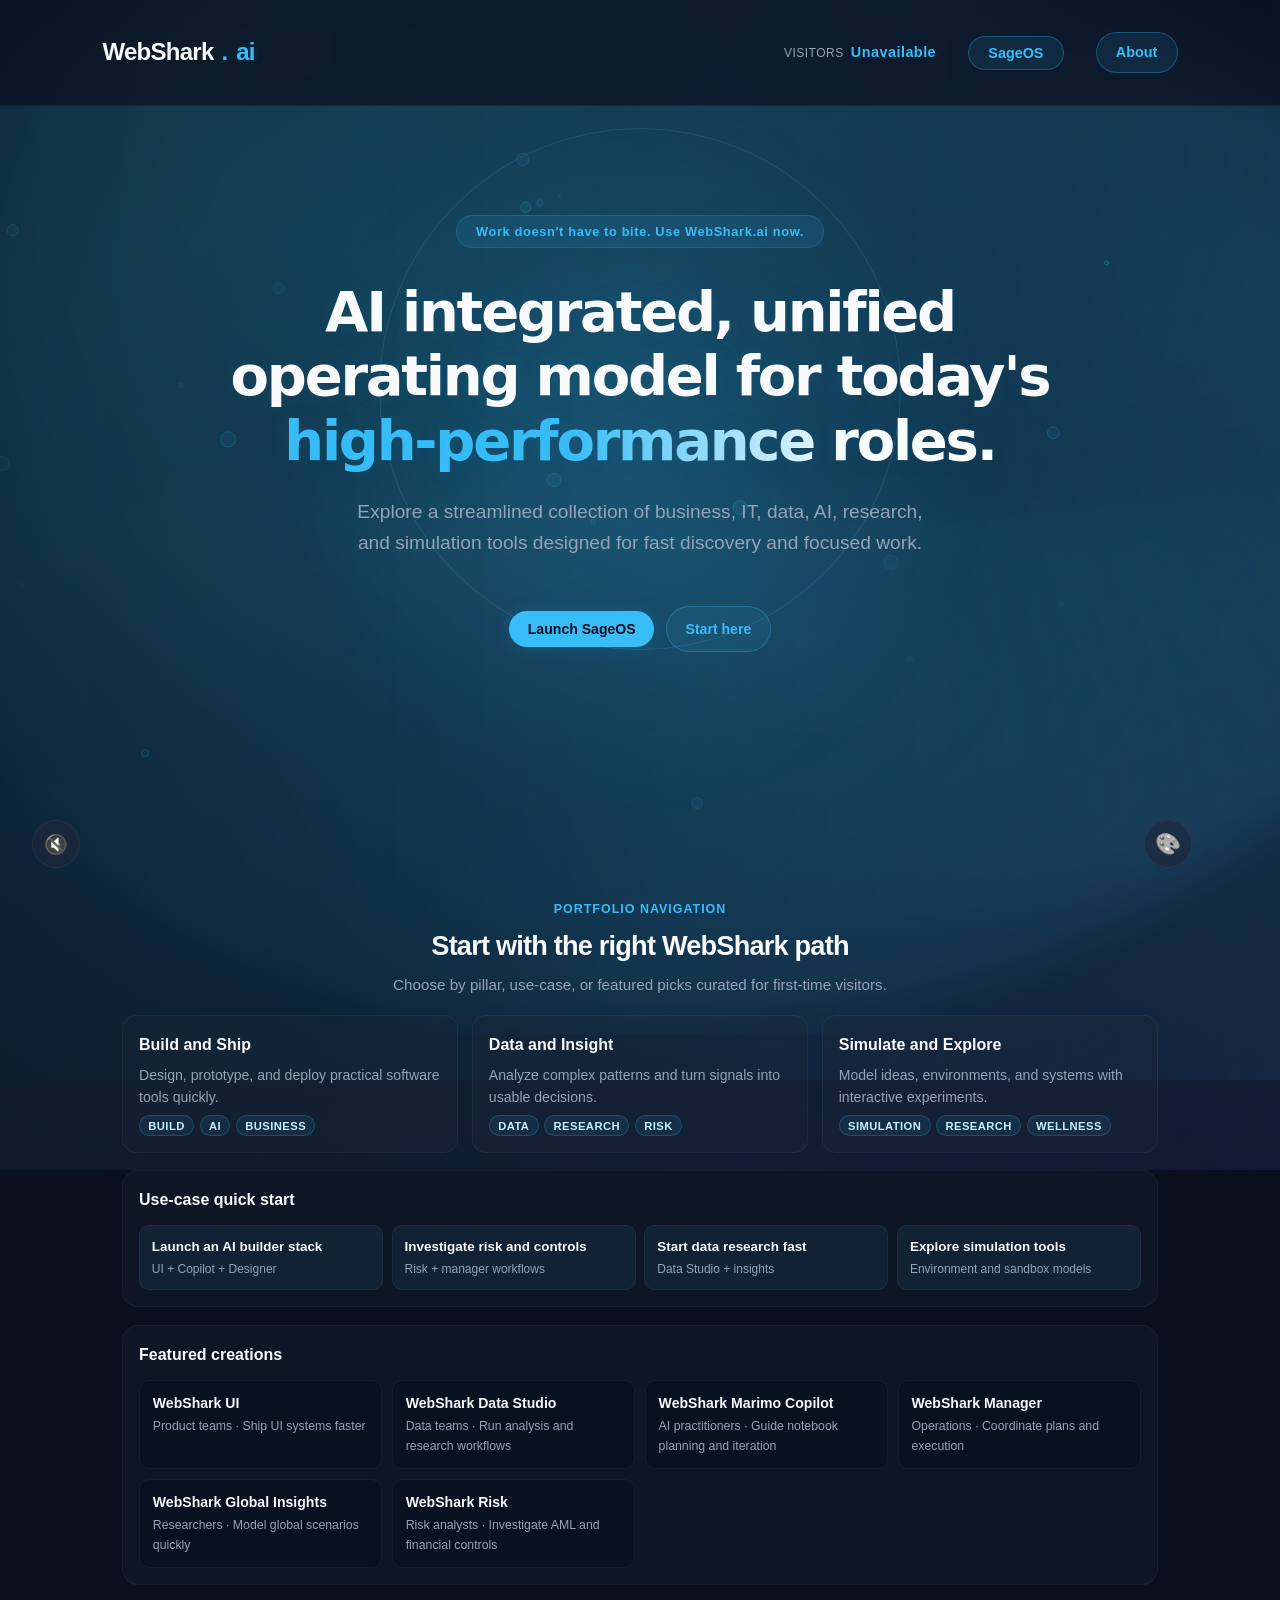
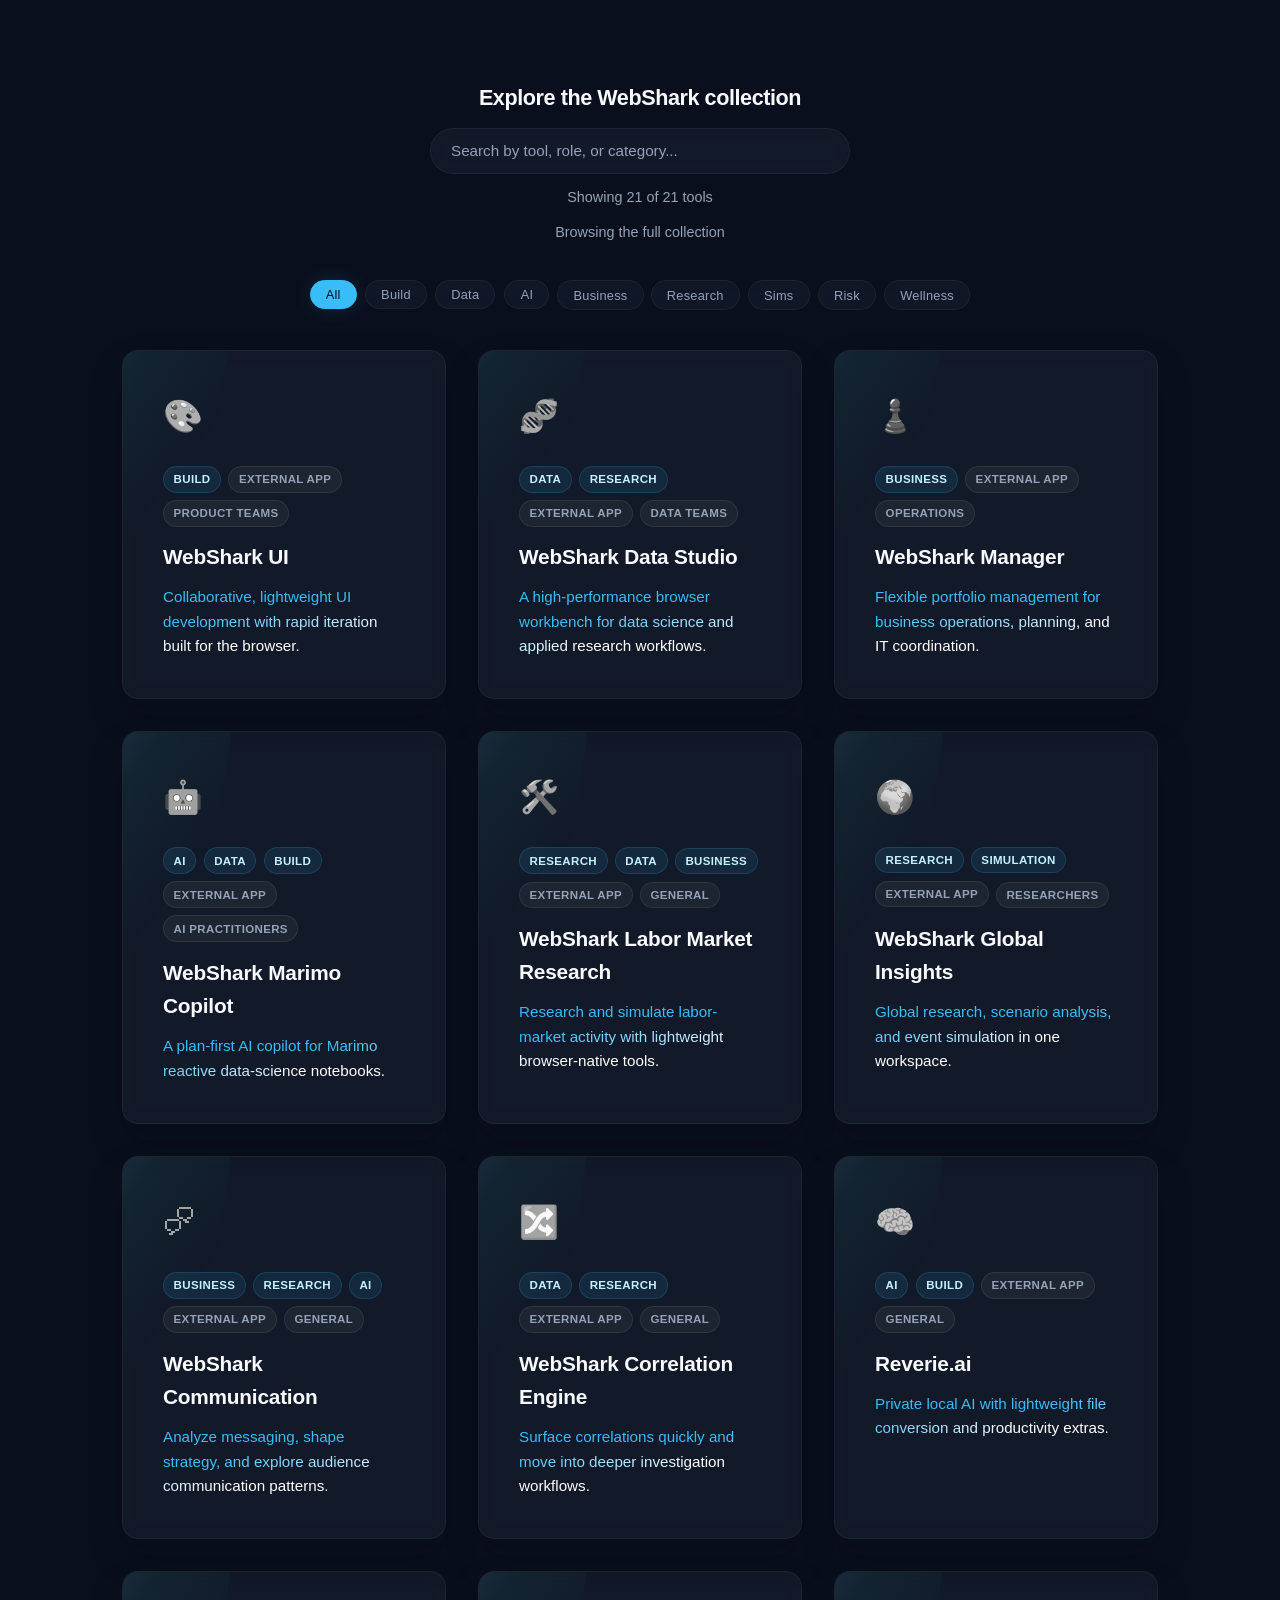
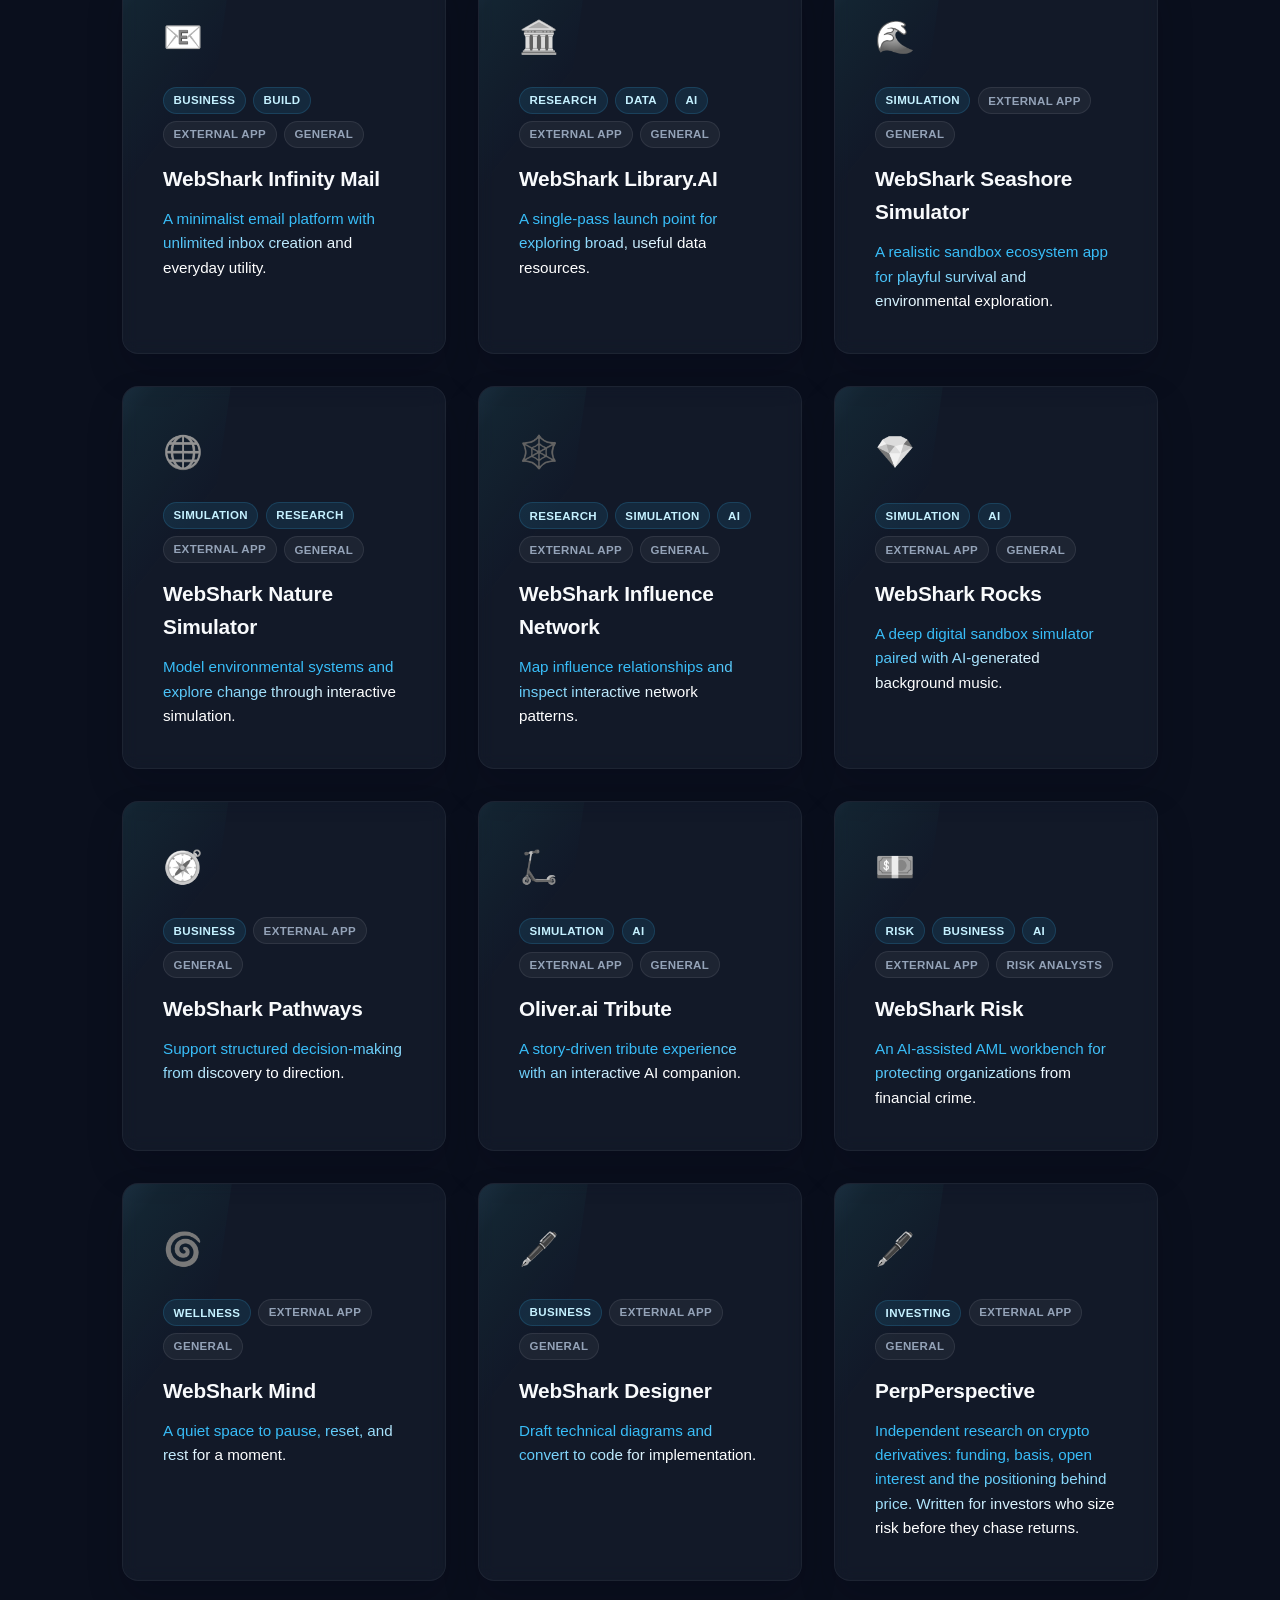
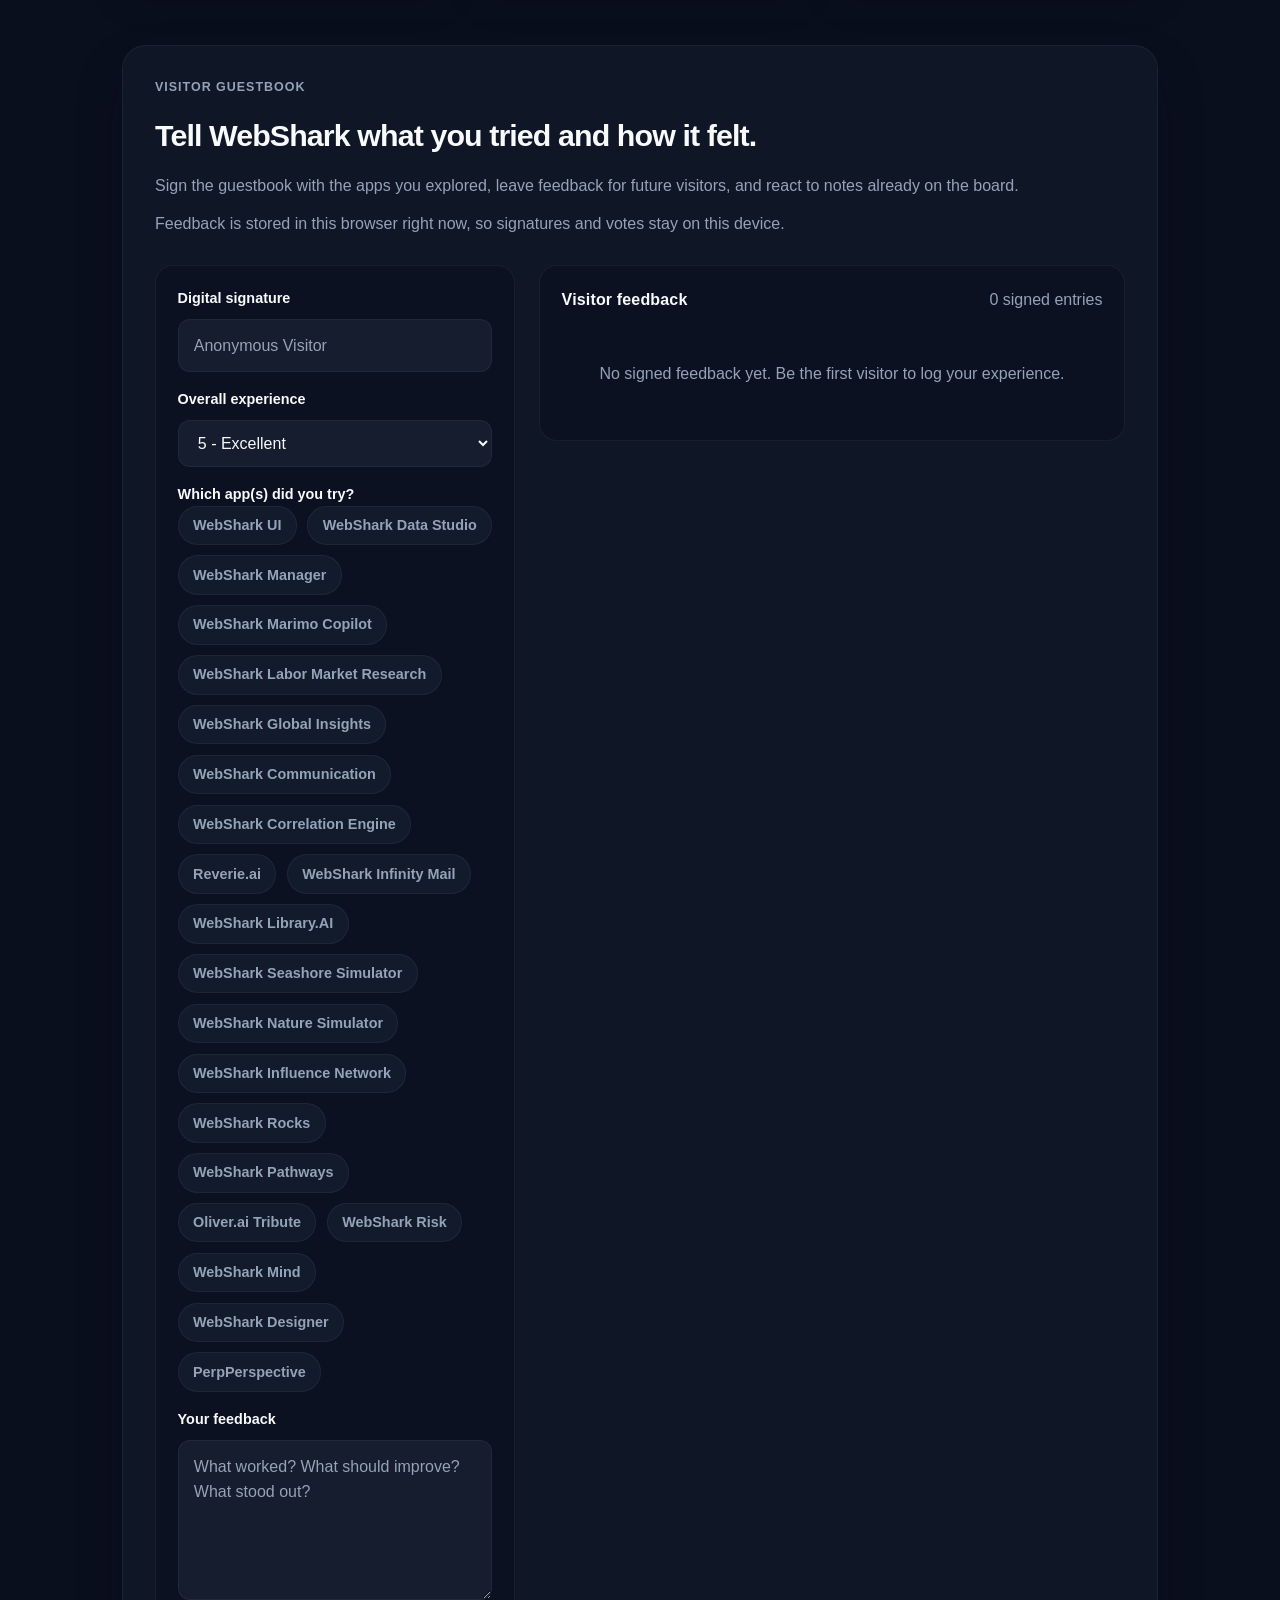
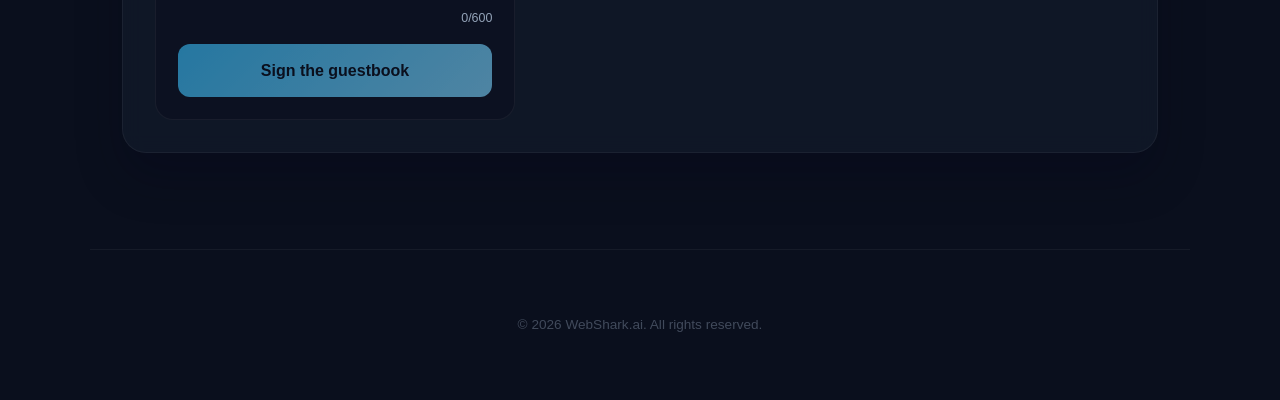
<file: index.html>
<!DOCTYPE html>
<html lang="en">
<head>
    <meta charset="UTF-8">
    <meta name="viewport" content="width=device-width, initial-scale=1.0">
    <meta name="description" content="WebShark.ai is a lightweight suite directory for business, IT, data, AI, research, and simulation tools.">
    <meta name="robots" content="index,follow">
    <meta property="og:type" content="website">
    <meta property="og:title" content="WebShark.ai | High-performance, lightweight creation portfolio">
    <meta property="og:description" content="Explore Sagexmeta's curated WebShark family of business, AI, data, research, and simulation products.">
    <meta property="og:url" content="https://sagexmeta.github.io/WebShark.ai/">
    <meta property="og:image" content="https://sagexmeta.github.io/WebShark.ai/shark.svg">
    <meta name="twitter:card" content="summary_large_image">
    <meta name="twitter:title" content="WebShark.ai | High-performance, lightweight creation portfolio">
    <meta name="twitter:description" content="Explore Sagexmeta's curated WebShark family of business, AI, data, research, and simulation products.">
    <meta name="twitter:image" content="https://sagexmeta.github.io/WebShark.ai/shark.svg">
    <link rel="canonical" href="https://sagexmeta.github.io/WebShark.ai/">
    <link rel="preconnect" href="https://api.counterapi.dev" crossorigin>
    <link rel="preconnect" href="https://www.youtube.com" crossorigin>
    <meta http-equiv="Content-Security-Policy" content="default-src 'self'; script-src 'self' https://www.youtube.com https://s.ytimg.com; style-src 'self' 'unsafe-inline'; img-src 'self' data: https:; connect-src 'self' https://api.counterapi.dev; frame-src https://www.youtube.com; media-src https:; font-src 'self' https: data:; object-src 'none'; base-uri 'self'; form-action 'self';">
    <title>WebShark | High-performance, lightweight, forever-free business, IT, and data management suite</title>
    <link rel="stylesheet" href="styles.css">
    <link rel="stylesheet" href="about.css">
</head>
<body>
    <a class="skip-link" href="#main-content">Skip to main content</a>
    <div id="custom-shark-cursor" aria-hidden="true">🦈</div>
    <div id="cursor-glow" aria-hidden="true"></div>
    <div id="ocean-currents" aria-hidden="true"></div>
    <canvas id="bubble-field" aria-hidden="true"></canvas>
    <div id="scroll-progress-bar" aria-hidden="true"></div>
    <p id="app-status" class="sr-only" aria-live="polite" aria-atomic="true"></p>

    <header>
        <a href="#" class="logo">WebShark<span>.</span><span class="ai-glow">ai</span></a>
        <div class="header-tools">
            <p class="visitor-counter" aria-live="polite">
                <span class="visitor-counter-label">Visitors</span>
                <span id="visitor-count">Loading…</span>
            </p>
            <button type="button" id="sageos-open" class="about-btn" aria-haspopup="dialog" aria-controls="sageos-panel" aria-expanded="false">SageOS</button>
            <a href="about.html" class="about-btn">About</a>
        </div>
    </header>

    <main id="main-content" tabindex="-1">
        <section class="hero">
            <button class="badge" id="visitor-badge" type="button" aria-pressed="false" aria-describedby="badge-hint">
                <span id="visitor-badge-text">Work doesn't have to bite. Use WebShark.ai now.</span>
            </button>
            <p id="badge-hint" class="sr-only">Toggle shark cursor mode. Triple-click for the shark swarm easter egg.</p>
            <h1 class="hero-title">
                AI integrated, unified operating model for today&apos;s <span class="shimmer-word">high-performance roles.</span>
            </h1>
            <p>Explore a streamlined collection of business, IT, data, AI, research, and simulation tools designed for fast discovery and focused work.</p>
            <div class="hero-actions">
                <button type="button" id="hero-launch-sageos" class="hero-primary-action">Launch SageOS</button>
                <a href="#portfolio-guide" class="hero-secondary-action">Start here</a>
            </div>
            <button class="scroll-cue" id="scroll-cue" aria-label="Scroll to the suite">
                <span>Explore the suite</span>
                <span class="scroll-cue-arrow">⌄</span>
            </button>
        </section>

        <section class="portfolio-guide reveal" id="portfolio-guide" aria-labelledby="portfolio-guide-title">
            <div class="portfolio-guide-head">
                <p class="portfolio-guide-kicker">Portfolio navigation</p>
                <h2 id="portfolio-guide-title">Start with the right WebShark path</h2>
                <p class="portfolio-guide-copy">Choose by pillar, use-case, or featured picks curated for first-time visitors.</p>
            </div>
            <div id="taxonomy-grid" class="taxonomy-grid" role="list" aria-label="Portfolio pillars"></div>
            <div class="quickstart-shell">
                <h3>Use-case quick start</h3>
                <div id="quickstart-grid" class="quickstart-grid" role="group" aria-label="Quick start paths"></div>
            </div>
            <div class="featured-shell">
                <h3>Featured creations</h3>
                <div id="featured-grid" class="featured-grid" role="list" aria-label="Featured creations"></div>
            </div>
        </section>

        <section class="suite-grid" id="suite" aria-labelledby="suite-title">
            <div class="suite-toolbar reveal">
                <h2 id="suite-title" class="suite-title">Explore the WebShark collection</h2>
                <div class="suite-search-wrap">
                    <input type="text" id="suite-search" class="suite-search" placeholder="Search by tool, role, or category..." aria-label="Search the suite" aria-describedby="suite-results suite-active-filter">
                    <button type="button" id="suite-clear" class="suite-clear" hidden>Reset filters</button>
                </div>
                <p class="suite-results" id="suite-results" role="status" aria-live="polite"></p>
                <p class="suite-active-filter" id="suite-active-filter"></p>
            </div>

            <div class="suite-chips reveal" id="suite-chips" role="group" aria-label="Filter by category">
                <button type="button" class="chip is-active" data-tag="all" aria-pressed="true">All</button>
                <button type="button" class="chip" data-tag="build" aria-pressed="false">Build</button>
                <button type="button" class="chip" data-tag="data" aria-pressed="false">Data</button>
                <button type="button" class="chip" data-tag="ai" aria-pressed="false">AI</button>
                <button type="button" class="chip" data-tag="business" aria-pressed="false">Business</button>
                <button type="button" class="chip" data-tag="research" aria-pressed="false">Research</button>
                <button type="button" class="chip" data-tag="sim" aria-pressed="false">Sims</button>
                <button type="button" class="chip" data-tag="risk" aria-pressed="false">Risk</button>
                <button type="button" class="chip" data-tag="wellness" aria-pressed="false">Wellness</button>
            </div>

            <p class="suite-empty-state" id="suite-empty-state" hidden>Even a shark comes up empty-handed sometimes 🦈 — try a different search.</p>

            <a href="https://sagexmeta.github.io/WebSharkUI/" class="card reveal" data-tags="build">
                <div class="card-icon">🎨</div>
                <h3>WebShark UI</h3>
                <p><span class="shimmer-word">Collaborative, lightweight UI development with rapid iteration built for the browser.</span></p>
            </a>

            <a href="https://sagexmeta.github.io/WebSharkDataStudio/" class="card reveal" data-tags="data research">
                <div class="card-icon">🧬</div>
                <h3>WebShark Data Studio</h3>
                <p><span class="shimmer-word">A high-performance browser workbench for data science and applied research workflows.</span></p>
            </a>

            <a href="https://sagexmeta.github.io/WebShark-Manager/" class="card reveal" data-tags="business">
                <div class="card-icon">♟️</div>
                <h3>WebShark Manager</h3>
                <p><span class="shimmer-word">Flexible portfolio management for business operations, planning, and IT coordination.</span></p>
            </a>

            <a href="https://github.com/sagexmeta/WebShark-Marimo-Copilot" class="card reveal" data-tags="ai data build">
                <div class="card-icon">🤖</div>
                <h3>WebShark Marimo Copilot</h3>
                <p><span class="shimmer-word">A plan-first AI copilot for Marimo reactive data-science notebooks.</span></p>
            </a>

            <a href="https://sagexmeta.github.io/WebShark-LaborMarketSuite/" class="card reveal" data-tags="research data business">
                <div class="card-icon">🛠️</div>
                <h3>WebShark Labor Market Research</h3>
                <p><span class="shimmer-word">Research and simulate labor-market activity with lightweight browser-native tools.</span></p>
            </a>

            <a href="https://sagexmeta-insight-engine-docker.hf.space" class="card reveal" data-tags="research sim">
                <div class="card-icon">🌍</div>
                <h3>WebShark Global Insights</h3>
                <p><span class="shimmer-word">Global research, scenario analysis, and event simulation in one workspace.</span></p>
            </a>

            <a href="https://sagexmeta.github.io/WebShark-Communication-Strategy/" class="card reveal" data-tags="business research ai">
                <div class="card-icon">🗪</div>
                <h3>WebShark Communication</h3>
                <p><span class="shimmer-word">Analyze messaging, shape strategy, and explore audience communication patterns.</span></p>
            </a>

            <a href="https://sagexmeta.github.io/Corr.ai/" class="card reveal" data-tags="data research">
                <div class="card-icon">🔀</div>
                <h3>WebShark Correlation Engine</h3>
                <p><span class="shimmer-word">Surface correlations quickly and move into deeper investigation workflows.</span></p>
            </a>

            <a href="https://sagexmeta.github.io/reverie/" class="card reveal" data-tags="ai build">
                <div class="card-icon">🧠</div>
                <h3>Reverie.ai</h3>
                <p><span class="shimmer-word">Private local AI with lightweight file conversion and productivity extras.</span></p>
            </a>

            <a href="https://webshark-email.pages.dev/" class="card reveal" data-tags="business build">
                <div class="card-icon">📧</div>
                <h3>WebShark Infinity Mail</h3>
                <p><span class="shimmer-word">A minimalist email platform with unlimited inbox creation and everyday utility.</span></p>
            </a>

            <a href="https://sagexmeta.github.io/WebShark-Library-AI/" class="card reveal" data-tags="research data ai">
                <div class="card-icon">🏛️</div>
                <h3>WebShark Library.AI</h3>
                <p><span class="shimmer-word">A single-pass launch point for exploring broad, useful data resources.</span></p>
            </a>

            <a href="https://sagexmeta.github.io/thesea/" class="card reveal" data-tags="sim">
                <div class="card-icon">🌊</div>
                <h3>WebShark Seashore Simulator</h3>
                <p><span class="shimmer-word">A realistic sandbox ecosystem app for playful survival and environmental exploration.</span></p>
            </a>

            <a href="https://sagexmeta.github.io/RTH.db/" class="card reveal" data-tags="sim research">
                <div class="card-icon">🌐</div>
                <h3>WebShark Nature Simulator</h3>
                <p><span class="shimmer-word">Model environmental systems and explore change through interactive simulation.</span></p>
            </a>

            <a href="https://sagexmeta.github.io/ArtistInfluence.ai/" class="card reveal" data-tags="research sim ai">
                <div class="card-icon">🕸️</div>
                <h3>WebShark Influence Network</h3>
                <p><span class="shimmer-word">Map influence relationships and inspect interactive network patterns.</span></p>
            </a>

            <a href="https://sagexmeta.github.io/rocks/" class="card reveal" data-tags="sim ai">
                <div class="card-icon">💎</div>
                <h3>WebShark Rocks</h3>
                <p><span class="shimmer-word">A deep digital sandbox simulator paired with AI-generated background music.</span></p>
            </a>

            <a href="https://sagexmeta.github.io/WebSharkPathways/" class="card reveal" data-tags="business">
                <div class="card-icon">🧭</div>
                <h3>WebShark Pathways</h3>
                <p><span class="shimmer-word">Support structured decision-making from discovery to direction.</span></p>
            </a>

            <a href="https://sagexmeta.github.io/Oliver.AI/" class="card reveal" data-tags="sim ai">
                <div class="card-icon">🛴</div>
                <h3>Oliver.ai Tribute</h3>
                <p><span class="shimmer-word">A story-driven tribute experience with an interactive AI companion.</span></p>
            </a>

            <a href="https://sagexmeta.github.io/WebShark-Risk/" class="card reveal" data-tags="risk business ai">
                <div class="card-icon">💵</div>
                <h3>WebShark Risk</h3>
                <p><span class="shimmer-word">An AI-assisted AML workbench for protecting organizations from financial crime.</span></p>
            </a>

            <a href="https://sagexmeta.github.io/WebShark-Mind/" class="card reveal" data-tags="wellness">
                <div class="card-icon">🌀</div>
                <h3>WebShark Mind</h3>
                <p><span class="shimmer-word">A quiet space to pause, reset, and rest for a moment.</span></p>
            </a>

            <a href="https://sagexmeta.github.io/WebShark-Designer/" class="card reveal" data-tags="business">
                <div class="card-icon">🖋️</div>
                <h3>WebShark Designer</h3>
                <p><span class="shimmer-word">Draft technical diagrams and convert to code for implementation.</span></p>
            </a>

            

            <a href="https://sagexmeta.github.io/PerpPerspective/" class="card reveal" data-tags="investing">
                <div class="card-icon">🖋️</div>
                <h3>PerpPerspective</h3>
                <p><span class="shimmer-word">Independent research on crypto derivatives: funding, basis, open interest and the positioning behind price. Written for investors who size risk before they chase returns.</span></p>
            </a>
            
        </section>

        <section class="feedback-harbor reveal" id="feedback" aria-labelledby="feedback-title">
            <div class="feedback-shell">
                <div class="feedback-intro">
                    <p class="feedback-kicker">Visitor guestbook</p>
                    <h2 id="feedback-title">Tell WebShark what you tried and how it felt.</h2>
                    <p>Sign the guestbook with the apps you explored, leave feedback for future visitors, and react to notes already on the board.</p>
                    <p class="feedback-note">Feedback is stored in this browser right now, so signatures and votes stay on this device.</p>
                </div>

                <div class="feedback-layout">
                    <form id="feedback-form" class="feedback-form">
                        <div class="feedback-field">
                            <label for="feedback-name">Digital signature</label>
                            <input type="text" id="feedback-name" class="feedback-input" maxlength="40" placeholder="Anonymous Visitor">
                        </div>

                        <div class="feedback-field">
                            <label for="feedback-rating">Overall experience</label>
                            <select id="feedback-rating" class="feedback-select">
                                <option value="5">5 - Excellent</option>
                                <option value="4">4 - Strong</option>
                                <option value="3">3 - Solid</option>
                                <option value="2">2 - Rough</option>
                                <option value="1">1 - Needs work</option>
                            </select>
                        </div>

                        <fieldset class="feedback-field feedback-apps-field">
                            <legend>Which app(s) did you try?</legend>
                            <div id="feedback-apps" class="feedback-apps"></div>
                        </fieldset>

                        <div class="feedback-field">
                            <label for="feedback-message">Your feedback</label>
                            <textarea id="feedback-message" class="feedback-textarea" maxlength="600" placeholder="What worked? What should improve? What stood out?"></textarea>
                            <div class="feedback-meta">
                                <span id="feedback-char-count">0</span>/600
                            </div>
                        </div>

                        <button type="submit" id="feedback-submit" class="feedback-submit">Sign the guestbook</button>
                    </form>

                    <div class="feedback-board">
                        <div class="feedback-board-header">
                            <h3>Visitor feedback</h3>
                            <p id="feedback-summary" class="feedback-summary" role="status" aria-live="polite"></p>
                        </div>
                        <div id="feedback-entries" class="feedback-entries">
                            <p class="feedback-empty">No signed feedback yet. Be the first visitor to log your experience.</p>
                        </div>
                    </div>
                </div>
            </div>
        </section>
    </main>

    <footer>
        &copy; 2026 WebShark.ai. All rights reserved.
    </footer>

    <button id="back-to-top" aria-label="Back to the surface" title="Back to the surface">
        <span class="fin">🦈</span>
    </button>

    <div id="audio-toggle-wrap">
        <button id="audio-toggle" aria-label="Toggle ambient background audio" aria-pressed="false" title="Ambient audio: muted">
            <span class="audio-icon">🔇</span>
        </button>
        <div id="yt-audio-player"></div>
    </div>

    <div id="shark-swarm" aria-hidden="true"></div>

    <button id="sharkboard-toggle" class="sharkboard-toggle" aria-label="Open SharkBoard" aria-controls="sharkboard-panel" aria-expanded="false" title="Open SharkBoard - Share & Create">
        <span class="sharkboard-icon">🎨</span>
    </button>

    <div id="sharkboard-panel" class="sharkboard-panel" role="dialog" aria-modal="true" aria-labelledby="sharkboard-title" aria-describedby="sharkboard-description" hidden>
        <div class="sharkboard-header">
            <h2 id="sharkboard-title">SharkBoard 🦈</h2>
            <p class="sharkboard-subtitle" id="sharkboard-description">Share short ideas, remix drafts, and keep creations in this browser.</p>
            <button type="button" class="sharkboard-close" id="sharkboard-close" aria-label="Close SharkBoard">×</button>
        </div>

        <div class="sharkboard-content">
            <div class="sharkboard-section">
                <h3>Share your creation</h3>
                <textarea id="sharkboard-input" class="sharkboard-textarea" placeholder="What would you like to share with the ocean? 🌊" maxlength="500"></textarea>
                <div class="sharkboard-input-info">
                    <span id="char-count">0</span>/500
                </div>
                <button type="button" id="sharkboard-submit" class="sharkboard-submit">Post to board</button>
            </div>

            <div class="sharkboard-section">
                <h3>Community creations</h3>
                <div id="sharkboard-posts" class="sharkboard-posts">
                    <p class="sharkboard-empty">No posts yet. Be the first to share! 🎨</p>
                </div>
            </div>
        </div>
    </div>

    <div id="sageos-panel" class="sageos-panel" role="dialog" aria-modal="true" aria-labelledby="sageos-title" aria-describedby="sageos-description" hidden>
        <div class="sageos-header">
            <h2 id="sageos-title">SageOS Management</h2>
            <p class="sageos-subtitle" id="sageos-description">Log in, pick your role, and launch a matching SageOS workspace.</p>
            <button type="button" class="sageos-close" id="sageos-close" aria-label="Close SageOS panel">×</button>
        </div>

        <div class="sageos-content">
            <section id="sageos-auth-step" class="sageos-section" aria-labelledby="sageos-auth-title">
                <h3 id="sageos-auth-title">Sign in or create account</h3>
                <p class="sageos-copy">Use a local profile in this browser to manage SageOS workspace instances.</p>
                <div class="sageos-field">
                    <label for="sageos-username">Username</label>
                    <input type="text" id="sageos-username" class="sageos-input" autocomplete="username" maxlength="32" placeholder="Choose your username">
                </div>
                <div class="sageos-field">
                    <label for="sageos-password">Password</label>
                    <input type="password" id="sageos-password" class="sageos-input" autocomplete="current-password" maxlength="64" placeholder="Enter your password">
                </div>
                <div class="sageos-auth-actions">
                    <button type="button" id="sageos-login" class="sageos-primary">Log in</button>
                    <button type="button" id="sageos-create" class="sageos-secondary">Create account</button>
                </div>
            </section>

            <section id="sageos-manager-step" class="sageos-section" aria-labelledby="sageos-manager-title" hidden>
                <div class="sageos-session-row">
                    <h3 id="sageos-manager-title">Workspace control panel</h3>
                    <button type="button" id="sageos-logout" class="sageos-link">Log out</button>
                </div>
                <p class="sageos-copy" id="sageos-welcome"></p>
                <div class="sageos-field">
                    <label for="sageos-role">SageOS role flavor</label>
                    <select id="sageos-role" class="sageos-select">
                        <option value="Executive Strategist">Executive Strategist</option>
                        <option value="Product Builder">Product Builder</option>
                        <option value="Data Scientist">Data Scientist</option>
                        <option value="Security Analyst">Security Analyst</option>
                        <option value="Operations Lead">Operations Lead</option>
                        <option value="Research Director">Research Director</option>
                    </select>
                </div>
                <div class="sageos-field">
                    <label for="sageos-instance-name">Workspace instance name</label>
                    <input type="text" id="sageos-instance-name" class="sageos-input" maxlength="60" placeholder="Optional custom name">
                </div>
                <div class="sageos-instance-actions">
                    <button type="button" id="sageos-new-instance" class="sageos-secondary">Create new</button>
                    <button type="button" id="sageos-duplicate-instance" class="sageos-secondary">Duplicate</button>
                    <button type="button" id="sageos-save-instance" class="sageos-secondary">Save</button>
                    <button type="button" id="sageos-delete-instance" class="sageos-secondary">Delete</button>
                </div>
                <p class="sageos-copy" id="sageos-active-instance">No active workspace instance yet.</p>
                <div id="sageos-instance-list" class="sageos-instance-list"></div>
                <button type="button" id="sageos-launch" class="sageos-primary sageos-launch">Launch SageOS</button>
            </section>
        </div>
    </div>

    <div id="shortcuts-overlay" class="overlay" hidden role="dialog" aria-modal="true" aria-labelledby="shortcuts-title" aria-describedby="shortcuts-description">
        <div class="overlay-card" role="document" tabindex="-1">
            <h2 id="shortcuts-title">Keyboard shortcuts</h2>
            <p class="overlay-sub" id="shortcuts-description">Navigate WebShark without touching the mouse.</p>
            <ul class="shortcut-list">
                <li><kbd>?</kbd><span>Toggle this overlay</span></li>
                <li><kbd>/</kbd><span>Focus the suite search</span></li>
                <li><kbd>m</kbd><span>Toggle shark-cursor mode</span></li>
                <li><kbd>a</kbd><span>Toggle ambient audio</span></li>
                <li><kbd>b</kbd><span>Open SharkBoard</span></li>
                <li><kbd>g</kbd> <kbd>h</kbd><span>Scroll to top</span></li>
                <li><kbd>g</kbd> <kbd>s</kbd><span>Scroll to the suite</span></li>
                <li><kbd>Esc</kbd><span>Close overlay / exit ambient mode</span></li>
            </ul>
            <button type="button" class="overlay-close" id="shortcuts-close">Close</button>
        </div>
    </div>

    <script src="script.js"></script>
</body>
</html>
</file>
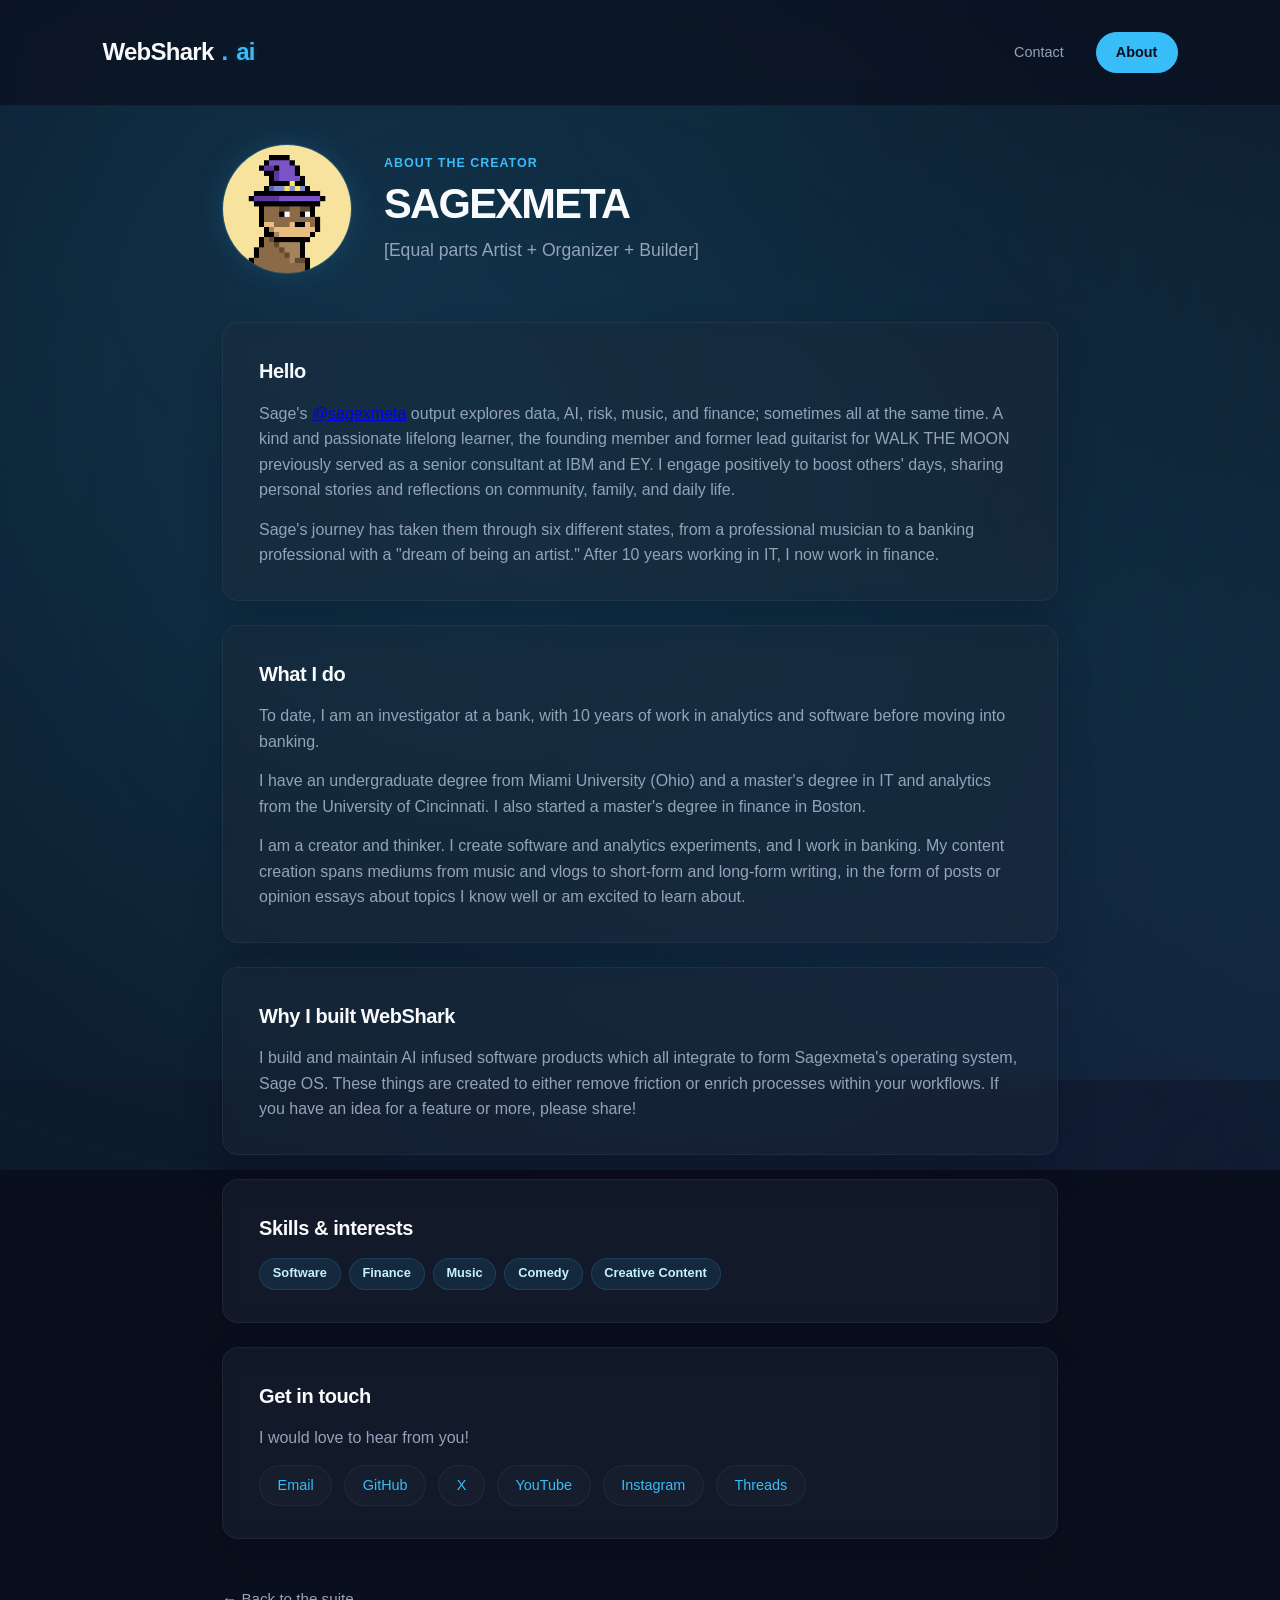
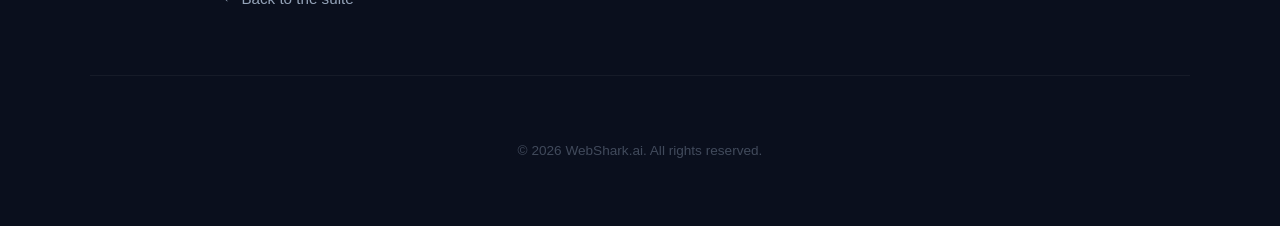
<file: about.html>
<!DOCTYPE html>
<html lang="en">
<head>
    <meta charset="UTF-8">
    <meta name="viewport" content="width=device-width, initial-scale=1.0">
    <meta name="description" content="About the creator of WebShark.ai.">
    <meta name="robots" content="index,follow">
    <meta property="og:type" content="profile">
    <meta property="og:title" content="About Sagexmeta | WebShark.ai">
    <meta property="og:description" content="Meet the creator behind WebShark.ai and explore the mission driving the portfolio of creations.">
    <meta property="og:url" content="https://sagexmeta.github.io/WebShark.ai/about.html">
    <meta property="og:image" content="https://sagexmeta.github.io/WebShark.ai/purple-wizard.png">
    <meta name="twitter:card" content="summary_large_image">
    <meta name="twitter:title" content="About Sagexmeta | WebShark.ai">
    <meta name="twitter:description" content="Meet the creator behind WebShark.ai and explore the mission driving the portfolio of creations.">
    <meta name="twitter:image" content="https://sagexmeta.github.io/WebShark.ai/purple-wizard.png">
    <link rel="canonical" href="https://sagexmeta.github.io/WebShark.ai/about.html">
    <meta http-equiv="Content-Security-Policy" content="default-src 'self'; script-src 'self'; style-src 'self' 'unsafe-inline'; img-src 'self' data: https:; font-src 'self' https: data:; object-src 'none'; base-uri 'self'; form-action 'self';">
    <title>About | WebShark.ai</title>
    <link rel="stylesheet" href="styles.css">
    <link rel="stylesheet" href="about.css">
</head>
<body>
    <a class="skip-link" href="#main-content">Skip to main content</a>
    <header>
        <a href="index.html" class="logo">WebShark<span>.</span><span class="ai-glow">ai</span></a>
        <div class="header-tools">
            <nav>
                <a href="mailto:samreedcole7@gmail.com">Contact</a>
            </nav>
            <a href="about.html" class="about-btn" aria-current="page">About</a>
        </div>
    </header>

    <main id="main-content" class="about-main" tabindex="-1">
        <section class="about-hero">
            <div class="about-avatar">
                <img src="purple-wizard.png" alt="Sagexmeta's profile picture" width="130" height="130" decoding="async" fetchpriority="high">
            </div>
            <div>
                <p class="about-kicker">About the creator</p>
                <h1>SAGEXMETA</h1>
                <p class="about-tagline">[Equal parts Artist + Organizer + Builder]</p>
            </div>
        </section>

        <section class="about-section" aria-labelledby="about-me-title">
            <h2 id="about-me-title">Hello</h2>
            <p>Sage's <a href="https://github.com/sagexmeta" rel="noopener">@sagexmeta</a> output explores data, AI, risk, music, and finance; sometimes all at the same time. A kind and passionate lifelong learner, the founding member and former lead guitarist for WALK THE MOON previously served as a senior consultant at IBM and EY. I engage positively to boost others' days, sharing personal stories and reflections on community, family, and daily life.</p>
            <p>Sage's journey has taken them through six different states, from a professional musician to a banking professional with a "dream of being an artist." After 10 years working in IT, I now work in finance.</p>
        </section>

        <section class="about-section" aria-labelledby="about-work-title">
            <h2 id="about-work-title">What I do</h2>
            <p>To date, I am an investigator at a bank, with 10 years of work in analytics and software before moving into banking.</p>
            <p>I have an undergraduate degree from Miami University (Ohio) and a master's degree in IT and analytics from the University of Cincinnati. I also started a master's degree in finance in Boston.</p>
            <p>I am a creator and thinker. I create software and analytics experiments, and I work in banking. My content creation spans mediums from music and vlogs to short-form and long-form writing, in the form of posts or opinion essays about topics I know well or am excited to learn about.</p>
        </section>

        <section class="about-section" aria-labelledby="about-why-title">
            <h2 id="about-why-title">Why I built WebShark</h2>
            <p>I build and maintain AI infused software products which all integrate to form Sagexmeta's operating system, Sage OS. These things are created to either remove friction or enrich processes within your workflows. If you have an idea for a feature or more, please share!</p>
        </section>

        <section class="about-section" aria-labelledby="about-skills-title">
            <h2 id="about-skills-title">Skills &amp; interests</h2>
            <ul class="about-tags">
                <li>Software</li>
                <li>Finance</li>
                <li>Music</li>
                <li>Comedy</li>
                <li>Creative Content</li>
            </ul>
        </section>

        <section class="about-section" aria-labelledby="about-connect-title">
            <h2 id="about-connect-title">Get in touch</h2>
            <p>I would love to hear from you!</p>
            <div class="about-links">
                <a href="mailto:samreedcole7@gmail.com">Email</a>
                <a href="https://github.com/sagexmeta" rel="noopener">GitHub</a>
                <a href="https://x.com/sagexmeta" rel="noopener">X</a>
                <a href="https://www.youtube.com/@Sagexmeta" rel="noopener">YouTube</a>
                <a href="https://www.instagram.com/sagexmeta007/" rel="noopener">Instagram</a>
                <a href="https://www.threads.com/@sagexmeta007" rel="noopener">Threads</a>
                
            </div>
        </section>

        <a href="index.html" class="about-back">&larr; Back to the suite</a>
    </main>

    <footer>
        &copy; 2026 WebShark.ai. All rights reserved.
    </footer>
</body>
</html>
</file>
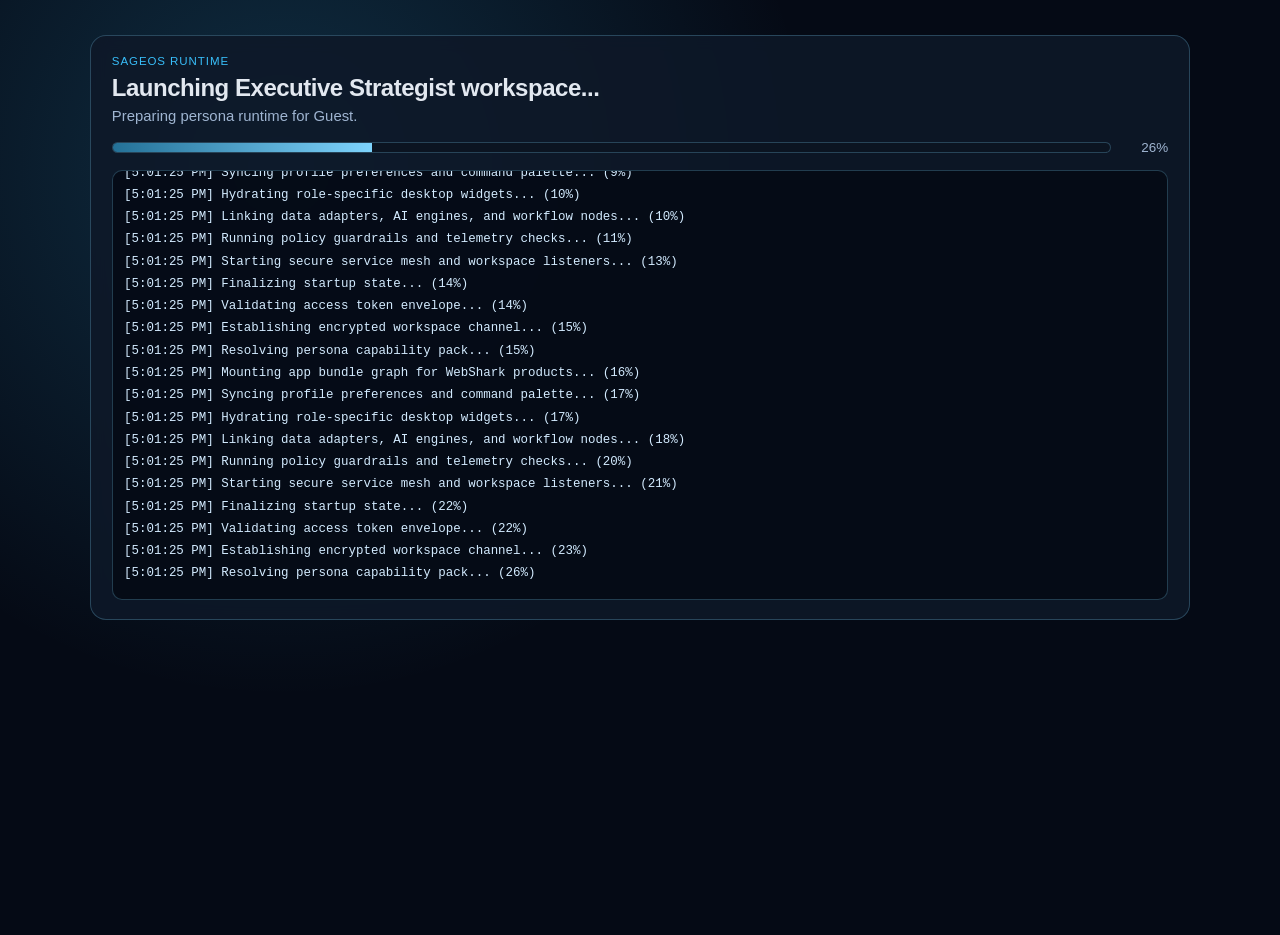
<file: sageos-launch.html>
<!DOCTYPE html>
<html lang="en">
<head>
    <meta charset="UTF-8">
    <meta name="viewport" content="width=device-width, initial-scale=1.0">
    <meta name="description" content="SageOS launch console for loading a persona-based WebShark workspace.">
    <meta name="robots" content="noindex,nofollow">
    <meta property="og:type" content="website">
    <meta property="og:title" content="SageOS Launch Console">
    <meta property="og:description" content="Initialize and launch persona-based SageOS workspaces.">
    <meta property="og:url" content="https://sagexmeta.github.io/WebShark.ai/sageos-launch.html">
    <meta name="twitter:card" content="summary">
    <meta name="twitter:title" content="SageOS Launch Console">
    <meta name="twitter:description" content="Initialize and launch persona-based SageOS workspaces.">
    <link rel="canonical" href="https://sagexmeta.github.io/WebShark.ai/sageos-launch.html">
    <meta http-equiv="Content-Security-Policy" content="default-src 'self'; script-src 'self'; style-src 'self' 'unsafe-inline'; img-src 'self' data: https:; object-src 'none'; base-uri 'self'; form-action 'self';">
    <title>SageOS Launch Console</title>
    <link rel="stylesheet" href="sageos-launch.css">
</head>
<body>
    <div id="flash-screen" aria-hidden="true"></div>

    <main class="sageos-launch-shell">
        <section id="boot-screen" class="boot-screen" aria-live="polite">
            <p class="boot-kicker">SageOS Runtime</p>
            <h1 id="boot-title">Launching workspace...</h1>
            <p id="boot-subtitle" class="boot-subtitle"></p>
            <div class="progress-wrap" role="status" aria-label="Workspace load progress">
                <div class="progress-track">
                    <div id="progress-fill" class="progress-fill"></div>
                </div>
                <span id="progress-label" class="progress-label">0%</span>
            </div>
            <div id="boot-log" class="boot-log" aria-label="Real-time launch status log"></div>
        </section>

        <section id="desktop-screen" class="desktop-screen" hidden>
            <header class="desktop-topbar">
                <div>
                    <p class="desktop-kicker">SageOS Workspace</p>
                    <h2 id="desktop-title">Workspace ready</h2>
                    <p id="desktop-meta" class="desktop-meta"></p>
                </div>
                <div class="desktop-role-wrap">
                    <label for="desktop-role">SageOS flavor</label>
                    <select id="desktop-role">
                        <option value="Executive Strategist">Executive Strategist</option>
                        <option value="Product Builder">Product Builder</option>
                        <option value="Data Scientist">Data Scientist</option>
                        <option value="Security Analyst">Security Analyst</option>
                        <option value="Operations Lead">Operations Lead</option>
                        <option value="Research Director">Research Director</option>
                    </select>
                </div>
            </header>

            <section class="desktop-controls">
                <button type="button" id="desktop-new">New instance</button>
                <button type="button" id="desktop-duplicate">Duplicate</button>
                <button type="button" id="desktop-save">Save</button>
                <button type="button" id="desktop-delete">Delete</button>
            </section>

            <section class="desktop-instances-wrap">
                <h3>Workspace instances</h3>
                <p id="desktop-active-note" class="desktop-active-note"></p>
                <div id="desktop-instances" class="desktop-instances"></div>
            </section>
        </section>
    </main>

    <script src="sageos-launch.js"></script>
</body>
</html>
</file>
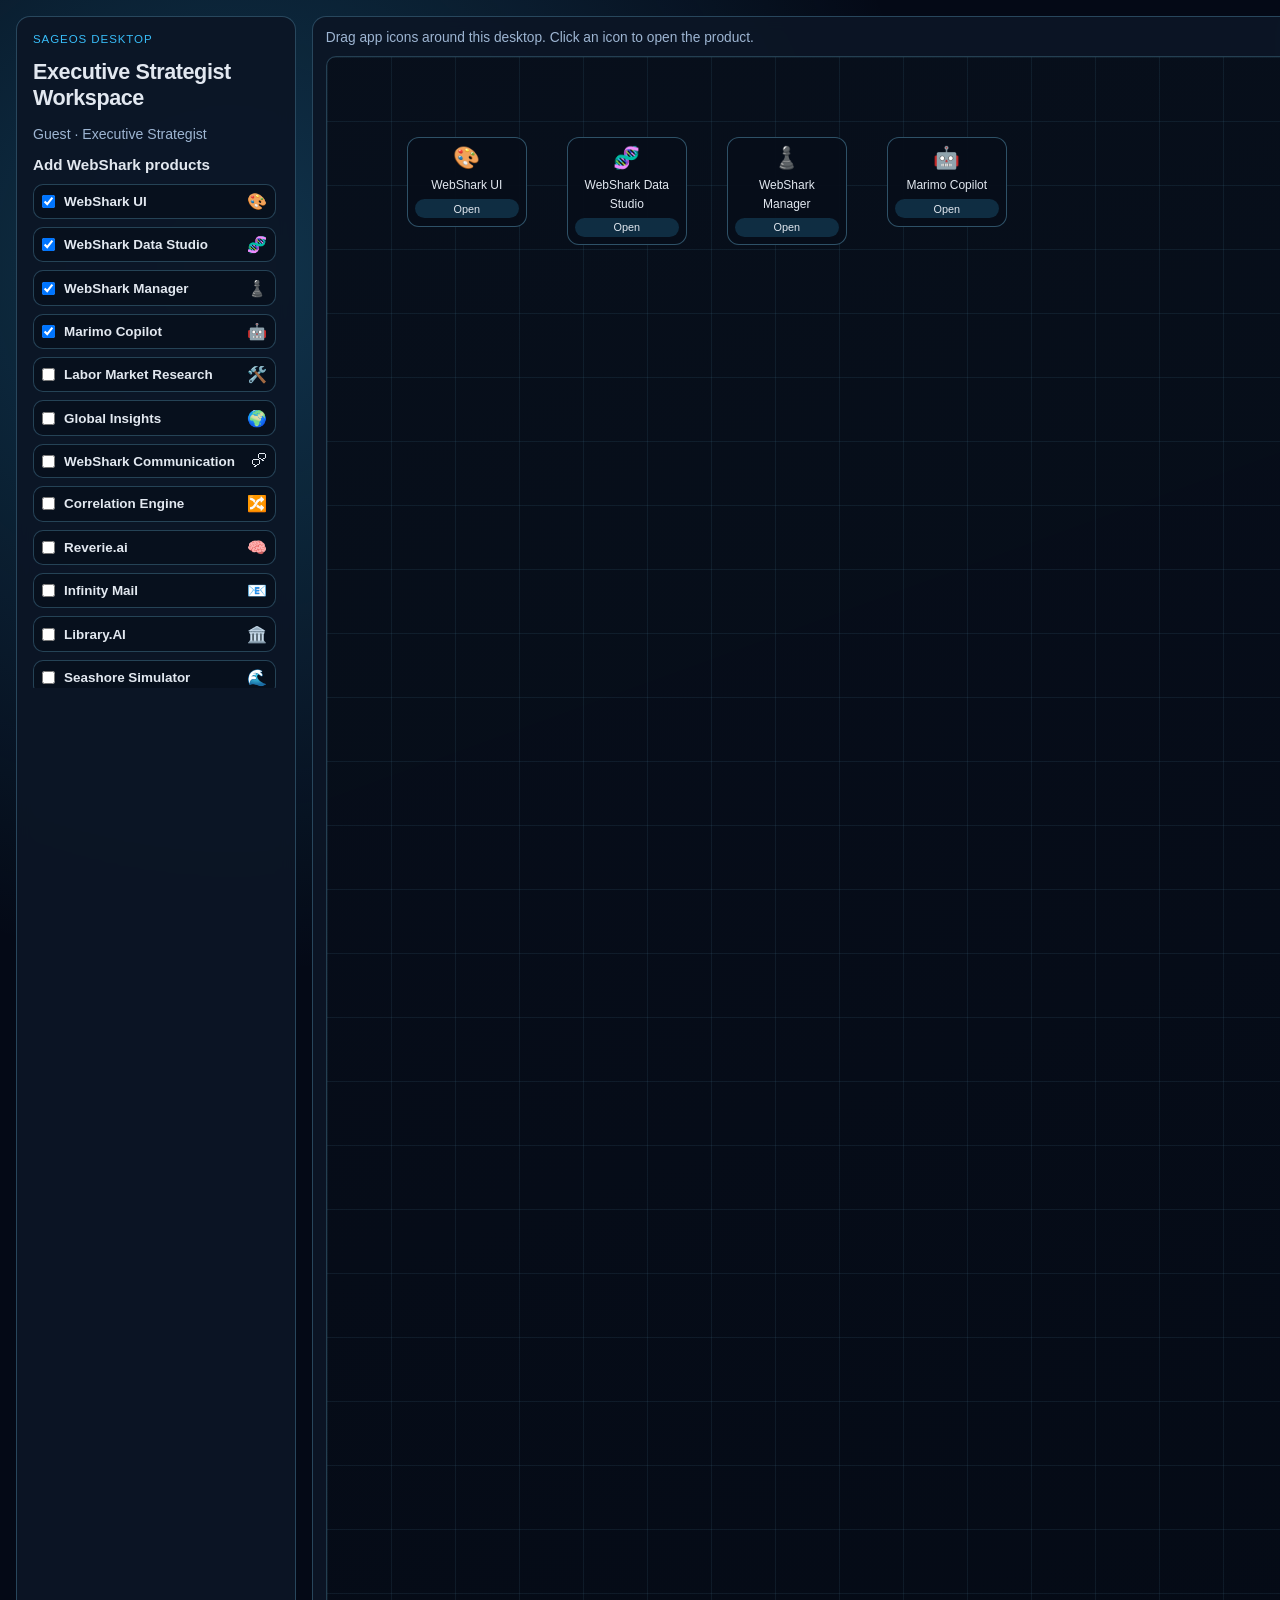
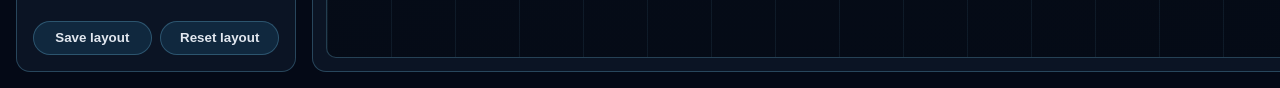
<file: sageos-workspace.html>
<!DOCTYPE html>
<html lang="en">
<head>
    <meta charset="UTF-8">
    <meta name="viewport" content="width=device-width, initial-scale=1.0">
    <meta name="description" content="Customizable SageOS desktop workspace for launching WebShark.ai products.">
    <meta name="robots" content="noindex,nofollow">
    <meta property="og:type" content="website">
    <meta property="og:title" content="SageOS Workspace Desktop">
    <meta property="og:description" content="Customize a SageOS desktop and launch curated WebShark products.">
    <meta property="og:url" content="https://sagexmeta.github.io/WebShark.ai/sageos-workspace.html">
    <meta name="twitter:card" content="summary">
    <meta name="twitter:title" content="SageOS Workspace Desktop">
    <meta name="twitter:description" content="Customize a SageOS desktop and launch curated WebShark products.">
    <link rel="canonical" href="https://sagexmeta.github.io/WebShark.ai/sageos-workspace.html">
    <meta http-equiv="Content-Security-Policy" content="default-src 'self'; script-src 'self'; style-src 'self' 'unsafe-inline'; img-src 'self' data: https:; object-src 'none'; base-uri 'self'; form-action 'self';">
    <title>SageOS Workspace Desktop</title>
    <link rel="stylesheet" href="sageos-workspace.css">
</head>
<body>
    <main class="workspace-shell">
        <aside class="workspace-sidebar">
            <p class="workspace-kicker">SageOS Desktop</p>
            <h1 id="workspace-title">Workspace</h1>
            <p id="workspace-meta" class="workspace-meta"></p>

            <section class="workspace-section" aria-labelledby="picker-title">
                <h2 id="picker-title">Add WebShark products</h2>
                <div id="product-picker" class="product-picker"></div>
            </section>

            <section class="workspace-section workspace-actions">
                <button type="button" id="save-workspace">Save layout</button>
                <button type="button" id="reset-workspace">Reset layout</button>
            </section>
        </aside>

        <section class="workspace-main">
            <p class="workspace-hint">Drag app icons around this desktop. Click an icon to open the product.</p>
            <div class="desktop-viewport">
                <div id="desktop-canvas" class="desktop-canvas" role="application" aria-label="Customizable SageOS workspace desktop"></div>
            </div>
        </section>
    </main>

    <script src="sageos-workspace.js"></script>
</body>
</html>
</file>
<file: styles.css>
:root {
    --bg-dark: #0a0f1d;
    --text-main: #f8fafc;
    --text-muted: #94a3b8;
    --accent: #38bdf8;
    --accent-glow: rgba(56, 189, 248, 0.15);
    --card-bg: rgba(30, 41, 59, 0.4);
    --card-border: rgba(255, 255, 255, 0.05);
    --current-shift-x: 0px;
    --current-shift-y: 0px;
}

* {
    box-sizing: border-box;
    margin: 0;
    padding: 0;
}

html {
    scroll-behavior: smooth;
}

body {
    font-family: -apple-system, BlinkMacSystemFont, 'Segoe UI', Roboto, Helvetica, Arial, sans-serif;
    background-color: var(--bg-dark);
    color: var(--text-main);
    overflow-x: hidden;
    line-height: 1.6;
}

body.panel-open {
    overflow: hidden;
}

.sr-only {
    position: absolute;
    width: 1px;
    height: 1px;
    padding: 0;
    margin: -1px;
    overflow: hidden;
    clip: rect(0, 0, 0, 0);
    white-space: nowrap;
    border: 0;
}

.skip-link {
    position: fixed;
    top: 0.5rem;
    left: 0.75rem;
    z-index: 12000;
    padding: 0.55rem 0.85rem;
    border-radius: 0.55rem;
    border: 1px solid rgba(56, 189, 248, 0.45);
    background: rgba(10, 15, 29, 0.96);
    color: var(--text-main);
    text-decoration: none;
    transform: translateY(-140%);
    transition: transform 0.2s ease;
}

.skip-link:focus {
    transform: translateY(0);
}

/* Ambient Living Background Animation */
body::before {
    content: '';
    position: fixed;
    top: -20%;
    left: -20%;
    width: 140%;
    height: 140%;
    background: radial-gradient(circle at 30% 40%, rgba(14, 116, 144, 0.15) 0%, transparent 40%),
                radial-gradient(circle at 70% 60%, rgba(56, 189, 248, 0.1) 0%, transparent 50%);
    background-size: 150% 150%;
    z-index: -1;
    transform: translate(var(--scroll-x, 0px), var(--scroll-y, 0px));
    will-change: transform;
    transition: transform 0.6s cubic-bezier(0.16, 1, 0.3, 1);
    animation: deepSeaDrift 28s ease-in-out infinite alternate;
}

/* Second aurora layer */
body::after {
    content: '';
    position: fixed;
    inset: -30%;
    background: radial-gradient(circle at 20% 20%, rgba(56, 189, 248, 0.16) 0%, transparent 45%),
                radial-gradient(circle at 80% 30%, rgba(45, 212, 191, 0.14) 0%, transparent 45%),
                radial-gradient(circle at 50% 80%, rgba(99, 102, 241, 0.12) 0%, transparent 50%);
    z-index: -1;
    pointer-events: none;
    background-size: 180% 180%;
    animation: auroraDrift 22s ease-in-out infinite alternate;
    will-change: background-position, transform;
}

/* Soft glow following cursor */
#cursor-glow {
    position: fixed;
    top: 0;
    left: 0;
    width: 600px;
    height: 600px;
    border-radius: 50%;
    background: radial-gradient(circle, rgba(56, 189, 248, 0.10) 0%, transparent 70%);
    transform: translate3d(var(--glow-x, 50vw), var(--glow-y, 50vh), 0) translate(-50%, -50%);
    z-index: -1;
    pointer-events: none;
    transition: opacity 0.4s ease;
    opacity: 0;
    will-change: transform;
}

body.glow-active #cursor-glow {
    opacity: 1;
}

#ocean-currents {
    position: fixed;
    inset: -15%;
    z-index: -1;
    pointer-events: none;
    overflow: hidden;
    transform: translate3d(var(--current-shift-x), var(--current-shift-y), 0);
    transition: transform 0.8s cubic-bezier(0.16, 1, 0.3, 1);
    opacity: 0.9;
}

#ocean-currents::before,
#ocean-currents::after {
    content: '';
    position: absolute;
    inset: 0;
    border-radius: 50%;
    filter: blur(26px);
    opacity: 0.55;
}

#ocean-currents::before {
    background:
        radial-gradient(circle at 20% 25%, rgba(45, 212, 191, 0.15), transparent 28%),
        linear-gradient(120deg, transparent 0%, rgba(56, 189, 248, 0.16) 38%, transparent 70%),
        linear-gradient(210deg, transparent 8%, rgba(125, 211, 252, 0.12) 48%, transparent 76%);
    background-size: 120% 120%, 150% 55%, 150% 55%;
    animation: currentRibbon 22s linear infinite;
}

#ocean-currents::after {
    inset: 8% -10%;
    background:
        radial-gradient(circle at 75% 35%, rgba(56, 189, 248, 0.13), transparent 26%),
        linear-gradient(90deg, transparent 18%, rgba(14, 165, 233, 0.16) 50%, transparent 82%);
    background-size: 120% 120%, 180% 60%;
    animation: currentRibbonReverse 30s linear infinite;
}

/* Rising bubble particles canvas */
#bubble-field {
    position: fixed;
    inset: 0;
    z-index: -1;
    pointer-events: none;
}

@keyframes auroraDrift {
    0% {
        background-position: 0% 0%;
        transform: rotate(0deg) scale(1);
    }
    50% {
        background-position: 60% 40%;
        transform: rotate(2deg) scale(1.05);
    }
    100% {
        background-position: 100% 100%;
        transform: rotate(-2deg) scale(1.02);
    }
}

@keyframes deepSeaDrift {
    0% {
        background-position: 0% 0%, 15% 20%;
    }
    100% {
        background-position: 14% 12%, 90% 86%;
    }
}

@keyframes currentRibbon {
    0% {
        transform: translate3d(-4%, -2%, 0) rotate(-5deg) scale(1);
        background-position: 0% 30%, 0% 50%, 0% 60%;
    }
    100% {
        transform: translate3d(4%, 3%, 0) rotate(5deg) scale(1.04);
        background-position: 100% 70%, 100% 45%, 100% 40%;
    }
}

@keyframes currentRibbonReverse {
    0% {
        transform: translate3d(5%, 4%, 0) rotate(4deg) scale(1.02);
        background-position: 100% 45%, 100% 50%;
    }
    100% {
        transform: translate3d(-5%, -4%, 0) rotate(-4deg) scale(1.06);
        background-position: 0% 65%, 0% 45%;
    }
}

@media (prefers-reduced-motion: reduce) {
    body::before,
    body::after,
    #ocean-currents::before,
    #ocean-currents::after {
        animation: none;
    }
    #bubble-field,
    #cursor-glow,
    #ocean-currents {
        display: none;
    }
}

/* Scroll progress bar */
#scroll-progress-bar {
    position: fixed;
    top: 0;
    left: 0;
    height: 3px;
    width: var(--scroll-progress, 0%);
    background: linear-gradient(to right, #0e7490, var(--accent), #7dd3fc);
    box-shadow: 0 0 8px rgba(56, 189, 248, 0.6);
    z-index: 1000;
    transition: width 0.1s linear;
}

/* Scroll cue chevron */
.scroll-cue {
    background: none;
    border: none;
    color: var(--text-muted);
    font-size: 0.85rem;
    font-family: inherit;
    display: flex;
    flex-direction: column;
    align-items: center;
    justify-content: center;
    gap: 0.25rem;
    cursor: pointer;
    margin-top: 1.5rem;
    letter-spacing: 0.03em;
    transition: color 0.3s ease;
    width: 100%;
    animation: cueFloat 4.4s ease-in-out infinite;
}

.scroll-cue:hover {
    color: var(--accent);
}

.scroll-cue-arrow {
    font-size: 1.4rem;
    line-height: 1;
    animation: chevronBounce 1.8s ease-in-out infinite;
}

@keyframes chevronBounce {
    0%, 100% { transform: translateY(0); opacity: 0.6; }
    50% { transform: translateY(6px); opacity: 1; }
}

@keyframes cueFloat {
    0%, 100% { transform: translateY(0); }
    50% { transform: translateY(5px); }
}

/* Back to top button */
#back-to-top {
    position: fixed;
    bottom: 2rem;
    right: 2rem;
    width: 3rem;
    height: 3rem;
    border-radius: 50%;
    border: 1px solid var(--card-border);
    background: rgba(30, 41, 59, 0.7);
    backdrop-filter: blur(8px);
    -webkit-backdrop-filter: blur(8px);
    color: var(--text-main);
    font-size: 1.3rem;
    cursor: pointer;
    display: flex;
    align-items: center;
    justify-content: center;
    z-index: 500;
    opacity: 0;
    visibility: hidden;
    transform: translateY(12px) rotate(0deg);
    transition: opacity 0.4s ease, transform 0.4s cubic-bezier(0.16, 1, 0.3, 1), visibility 0.4s;
}

#back-to-top.visible {
    opacity: 1;
    visibility: visible;
    transform: translateY(0);
}

#back-to-top:hover {
    transform: translateY(-4px) rotate(-8deg);
    border-color: rgba(56, 189, 248, 0.4);
    box-shadow: 0 10px 24px rgba(0, 0, 0, 0.3), 0 0 20px var(--accent-glow);
}

/* Visible focus states */
a:focus-visible,
button:focus-visible,
input:focus-visible,
.card:focus-visible {
    outline: 2px solid var(--accent);
    outline-offset: 4px;
    box-shadow: 0 0 0 6px rgba(56, 189, 248, 0.15);
    border-radius: 4px;
}

/* Suite search box */
.suite-search-wrap {
    display: flex;
    justify-content: center;
    align-items: center;
    gap: 0.75rem;
    width: 100%;
    flex-wrap: wrap;
}

.suite-search {
    width: 100%;
    max-width: 420px;
    padding: 0.85rem 1.25rem;
    border-radius: 100px;
    border: 1px solid var(--card-border);
    background: rgba(30, 41, 59, 0.4);
    color: var(--text-main);
    font-size: 0.95rem;
    font-family: inherit;
    backdrop-filter: blur(8px);
    -webkit-backdrop-filter: blur(8px);
    transition: border-color 0.3s ease, box-shadow 0.3s ease;
}

.suite-search::placeholder {
    color: var(--text-muted);
}

.suite-search:focus {
    outline: none;
    border-color: rgba(56, 189, 248, 0.5);
    box-shadow: 0 0 0 4px rgba(56, 189, 248, 0.12);
}

.suite-toolbar {
    grid-column: 1 / -1;
    display: flex;
    flex-direction: column;
    align-items: center;
    gap: 0.75rem;
    text-align: center;
}

.suite-title {
    font-size: 1.35rem;
    font-weight: 700;
    letter-spacing: -0.02em;
}

.suite-results,
.suite-active-filter {
    color: var(--text-muted);
    font-size: 0.9rem;
}

.suite-clear {
    border: 1px solid var(--card-border);
    border-radius: 100px;
    padding: 0.65rem 1rem;
    background: rgba(30, 41, 59, 0.4);
    color: var(--text-main);
    font-family: inherit;
    font-size: 0.85rem;
    cursor: pointer;
    transition: border-color 0.25s ease, color 0.25s ease, box-shadow 0.25s ease, transform 0.2s ease;
}

.suite-clear:hover {
    border-color: rgba(56, 189, 248, 0.4);
    color: var(--accent);
    transform: translateY(-1px);
}

.suite-clear[hidden] {
    display: none;
}

/* Suite chip filter */
.suite-chips {
    grid-column: 1 / -1;
    display: flex;
    flex-wrap: wrap;
    justify-content: center;
    gap: 0.5rem;
    margin: 0.25rem 0 0.5rem 0;
}

.chip {
    font-family: inherit;
    font-size: 0.8rem;
    font-weight: 500;
    letter-spacing: 0.02em;
    color: var(--text-muted);
    background: rgba(30, 41, 59, 0.35);
    border: 1px solid var(--card-border);
    border-radius: 100px;
    padding: 0.4rem 0.95rem;
    cursor: pointer;
    backdrop-filter: blur(8px);
    -webkit-backdrop-filter: blur(8px);
    transition: color 0.25s ease, background 0.25s ease, border-color 0.25s ease, box-shadow 0.25s ease, transform 0.2s ease;
}

.chip:hover {
    color: var(--text-main);
    border-color: rgba(56, 189, 248, 0.3);
}

.chip.is-active {
    color: var(--bg-dark);
    background: var(--accent);
    border-color: var(--accent);
    box-shadow: 0 0 18px var(--accent-glow);
}

.chip.is-active:hover {
    color: var(--bg-dark);
    background: #7dd3fc;
    border-color: #7dd3fc;
}

.chip:focus-visible {
    outline: 2px solid var(--accent);
    outline-offset: 3px;
}

.suite-empty-state {
    grid-column: 1 / -1;
    text-align: center;
    color: var(--text-muted);
    padding: 2rem 0;
}

.card.filtered-out {
    display: none;
}

/* Card 3D Perspective */
.suite-grid {
    perspective: 1200px;
}

.card {
    transform-style: preserve-3d;
    transition: transform 0.5s cubic-bezier(0.16, 1, 0.3, 1),
                border-color 0.5s ease,
                box-shadow 0.5s ease;
}

/* Ambient Audio Toggle */
#audio-toggle-wrap {
    position: fixed;
    bottom: 2rem;
    left: 2rem;
    z-index: 500;
}

#yt-audio-player {
    position: absolute;
    width: 1px;
    height: 1px;
    overflow: hidden;
    opacity: 0;
    pointer-events: none;
}

#audio-toggle {
    width: 3rem;
    height: 3rem;
    border-radius: 50%;
    border: 1px solid var(--card-border);
    background: rgba(30, 41, 59, 0.7);
    backdrop-filter: blur(8px);
    -webkit-backdrop-filter: blur(8px);
    color: var(--text-main);
    font-size: 1.2rem;
    cursor: pointer;
    display: flex;
    align-items: center;
    justify-content: center;
    transition: transform 0.3s ease, border-color 0.3s ease, box-shadow 0.3s ease;
    animation: utilityBob 5.4s ease-in-out infinite;
}

#audio-toggle:hover {
    transform: scale(1.08);
    border-color: rgba(56, 189, 248, 0.4);
    box-shadow: 0 0 20px var(--accent-glow);
}

#audio-toggle[aria-pressed="true"] {
    border-color: rgba(56, 189, 248, 0.6);
    color: var(--accent);
}

/* Click Bite Feedback */
.card.bite-active {
    animation: cardBite 0.4s ease;
}

@keyframes cardBite {
    0% { transform: scale(1); }
    35% { transform: scale(0.96); }
    60% { transform: scale(1.02); }
    100% { transform: scale(1); }
}

.bite-mark {
    position: absolute;
    font-size: 1.6rem;
    pointer-events: none;
    z-index: 5;
    animation: biteMarkPop 0.6s ease forwards;
}

@keyframes biteMarkPop {
    0% { opacity: 0; transform: scale(0.4) rotate(-10deg); }
    40% { opacity: 1; transform: scale(1.1) rotate(4deg); }
    100% { opacity: 0; transform: scale(1.3) rotate(8deg); }
}

/* Swarm Easter Egg */
#shark-swarm {
    position: fixed;
    inset: 0;
    z-index: 9998;
    pointer-events: none;
    overflow: hidden;
}

.swarm-shark {
    position: absolute;
    font-size: 1.8rem;
    opacity: 0.9;
    animation: swarmSwim linear forwards;
    transform: scaleX(-1);
}

@keyframes swarmSwim {
    from { transform: scaleX(-1) translateX(0); }
    to { transform: scaleX(-1) translateX(calc(100vw + 100px)); }
}

@media (prefers-reduced-motion: reduce) {
    .scroll-cue-arrow,
    .card.bite-active,
    .bite-mark,
    .swarm-shark {
        animation: none;
    }
}

/* Header Navigation */
header {
    display: flex;
    justify-content: space-between;
    align-items: center;
    padding: 2rem 8%;
    position: fixed;
    width: 100%;
    top: 0;
    z-index: 100;
    background: rgba(10, 15, 29, 0.7);
    backdrop-filter: blur(12px);
    -webkit-backdrop-filter: blur(12px);
    border-bottom: 1px solid var(--card-border);
    animation: slideDown 0.8s cubic-bezier(0.16, 1, 0.3, 1);
}

.logo {
    font-size: 1.5rem;
    font-weight: 700;
    letter-spacing: -0.03em;
    color: var(--text-main);
    display: flex;
    align-items: center;
    gap: 0.5rem;
    text-decoration: none;
    transition: transform 0.3s ease;
}

.logo:hover {
    transform: scale(1.02);
}

.logo span {
    color: var(--accent);
}

/* Ambient AI Pulse Animation */
.logo .ai-glow {
    color: var(--accent);
    position: relative;
    display: inline-block;
    text-shadow: 0 0 10px rgba(56, 189, 248, 0.2);
    animation: aiPulse 3s cubic-bezier(0.4, 0, 0.6, 1) infinite;
    will-change: opacity, text-shadow;
}

.logo:hover .ai-glow {
    animation: aiCompute 1s cubic-bezier(0.4, 0, 0.2, 1) infinite;
    color: #fff;
}

nav a {
    color: var(--text-muted);
    text-decoration: none;
    font-size: 0.9rem;
    font-weight: 500;
    margin-left: 2.5rem;
    position: relative;
    padding: 0.2rem 0;
    transition: color 0.3s ease;
    display: inline-block;
}

.header-tools {
    display: flex;
    align-items: center;
    gap: 2rem;
}

.visitor-counter {
    display: flex;
    align-items: baseline;
    gap: 0.45rem;
    margin: 0;
    color: var(--text-muted);
    font-size: 0.75rem;
    letter-spacing: 0.04em;
}

.visitor-counter-label {
    text-transform: uppercase;
}

#visitor-count {
    color: var(--accent);
    font-size: 0.9rem;
    font-weight: 700;
    font-variant-numeric: tabular-nums;
}

nav a:hover {
    color: var(--text-main);
}

nav a::after {
    content: '';
    position: absolute;
    bottom: 0;
    left: 0;
    width: 100%;
    height: 1px;
    background: var(--accent);
    transform: scaleX(0);
    transform-origin: right;
    transition: transform 0.4s cubic-bezier(0.16, 1, 0.3, 1);
}

nav a:hover::after {
    transform: scaleX(1);
    transform-origin: left;
}

/* Hero Section */
.hero {
    min-height: 100vh;
    display: flex;
    flex-direction: column;
    justify-content: center;
    align-items: center;
    text-align: center;
    padding: 8rem 2rem 4rem 2rem;
    max-width: 900px;
    margin: 0 auto;
    width: 100%;
    position: relative;
    isolation: isolate;
}

.hero::before,
.hero::after {
    content: '';
    position: absolute;
    pointer-events: none;
    z-index: -1;
}

.hero::before {
    width: min(80vw, 720px);
    height: min(80vw, 720px);
    top: 6rem;
    left: 50%;
    transform: translateX(-50%);
    background: radial-gradient(circle, rgba(56, 189, 248, 0.18) 0%, rgba(56, 189, 248, 0.08) 35%, transparent 68%);
    filter: blur(18px);
    animation: heroBloom 8.5s ease-in-out infinite;
}

.hero::after {
    width: min(60vw, 520px);
    height: min(60vw, 520px);
    top: 8rem;
    left: 50%;
    transform: translateX(-50%);
    border-radius: 50%;
    border: 1px solid rgba(125, 211, 252, 0.14);
    animation: heroHaloSpin 18s linear infinite;
}

.badge {
    appearance: none;
    background: rgba(56, 189, 248, 0.1);
    border: 1px solid rgba(56, 189, 248, 0.2);
    color: var(--accent);
    padding: 0.5rem 1.2rem;
    border-radius: 100px;
    font-size: 0.8rem;
    font-weight: 600;
    letter-spacing: 0.05em;
    margin-bottom: 2rem;
    animation: fadeIn 1s ease-out;
    cursor: pointer;
    user-select: none;
    transition: background 0.3s ease, border-color 0.3s ease, color 0.3s ease, transform 0.2s ease;
    box-shadow: 0 0 0 rgba(56, 189, 248, 0);
    animation: fadeIn 1s ease-out, badgeFloat 5s ease-in-out infinite 1s;
}

.badge:hover {
    background: rgba(56, 189, 248, 0.2);
    transform: scale(1.03);
}

.badge.shark-active {
    background: rgba(244, 63, 94, 0.15);
    border-color: rgba(244, 63, 94, 0.4);
    color: #f43f5e;
}

.badge.shark-active:hover {
    background: rgba(244, 63, 94, 0.25);
}

h1 {
    font-size: 3.5rem;
    font-weight: 800;
    letter-spacing: -0.04em;
    line-height: 1.15;
    margin-bottom: 1.5rem;
    animation: slideUp 1s cubic-bezier(0.16, 1, 0.3, 1);
    text-shadow: 0 0 24px rgba(56, 189, 248, 0.08);
}

h1 span {
    background: linear-gradient(to right, #fff, var(--accent));
    -webkit-background-clip: text;
    -webkit-text-fill-color: transparent;
}

.hero p {
    font-size: 1.2rem;
    color: var(--text-muted);
    max-width: 600px;
    margin-bottom: 3rem;
    animation: slideUp 1.2s cubic-bezier(0.16, 1, 0.3, 1);
}

.hero-actions {
    display: flex;
    align-items: center;
    justify-content: center;
    gap: 0.75rem;
    flex-wrap: wrap;
    margin-bottom: 2rem;
}

.hero-primary-action,
.hero-secondary-action {
    display: inline-flex;
    align-items: center;
    justify-content: center;
    border-radius: 999px;
    padding: 0.65rem 1.15rem;
    font-size: 0.88rem;
    font-weight: 600;
    text-decoration: none;
}

.hero-primary-action {
    border: none;
    background: var(--accent);
    color: var(--bg-dark);
    cursor: pointer;
    box-shadow: 0 0 18px var(--accent-glow);
}

.hero-primary-action:hover {
    background: #7dd3fc;
    transform: translateY(-1px);
}

.hero-secondary-action {
    border: 1px solid rgba(56, 189, 248, 0.3);
    color: var(--accent);
    background: rgba(56, 189, 248, 0.08);
}

.hero-secondary-action:hover {
    background: rgba(56, 189, 248, 0.2);
}

.portfolio-guide {
    width: 100%;
    max-width: 1100px;
    margin: 0 auto;
    padding: 0 2rem 2rem 2rem;
    display: flex;
    flex-direction: column;
    gap: 1.1rem;
}

.portfolio-guide-head {
    text-align: center;
}

.portfolio-guide-kicker {
    color: var(--accent);
    font-size: 0.78rem;
    font-weight: 700;
    letter-spacing: 0.08em;
    text-transform: uppercase;
    margin-bottom: 0.25rem;
}

.portfolio-guide-head h2 {
    font-size: 1.7rem;
    letter-spacing: -0.03em;
    margin-bottom: 0.35rem;
}

.portfolio-guide-copy {
    color: var(--text-muted);
    font-size: 0.95rem;
}

.taxonomy-grid {
    display: grid;
    grid-template-columns: repeat(auto-fit, minmax(220px, 1fr));
    gap: 0.85rem;
}

.taxonomy-card {
    border: 1px solid var(--card-border);
    border-radius: 14px;
    background: rgba(30, 41, 59, 0.35);
    padding: 1rem;
    display: flex;
    flex-direction: column;
    gap: 0.4rem;
}

.taxonomy-card h3 {
    font-size: 1rem;
}

.taxonomy-card p {
    color: var(--text-muted);
    font-size: 0.88rem;
}

.taxonomy-card .taxonomy-tag-list {
    display: flex;
    flex-wrap: wrap;
    gap: 0.35rem;
}

.taxonomy-card .taxonomy-tag {
    font-size: 0.7rem;
    font-weight: 600;
    text-transform: uppercase;
    letter-spacing: 0.04em;
    border: 1px solid rgba(56, 189, 248, 0.22);
    color: #c5f1ff;
    border-radius: 999px;
    padding: 0.2rem 0.52rem;
    background: rgba(56, 189, 248, 0.09);
}

.quickstart-shell,
.featured-shell {
    border: 1px solid var(--card-border);
    border-radius: 16px;
    background: rgba(30, 41, 59, 0.26);
    padding: 1rem;
    display: flex;
    flex-direction: column;
    gap: 0.75rem;
}

.quickstart-shell h3,
.featured-shell h3 {
    font-size: 1rem;
}

.quickstart-grid {
    display: grid;
    grid-template-columns: repeat(auto-fit, minmax(220px, 1fr));
    gap: 0.55rem;
}

.quickstart-button {
    border: 1px solid var(--card-border);
    border-radius: 10px;
    background: rgba(56, 189, 248, 0.08);
    color: var(--text-main);
    text-align: left;
    padding: 0.62rem 0.74rem;
    cursor: pointer;
    font: inherit;
    font-size: 0.84rem;
    font-weight: 600;
}

.quickstart-button span {
    display: block;
    color: var(--text-muted);
    font-size: 0.75rem;
    font-weight: 500;
    margin-top: 0.18rem;
}

.quickstart-button:hover {
    border-color: rgba(56, 189, 248, 0.45);
    background: rgba(56, 189, 248, 0.14);
}

.featured-grid {
    display: grid;
    grid-template-columns: repeat(auto-fit, minmax(210px, 1fr));
    gap: 0.6rem;
}

.featured-link {
    border: 1px solid var(--card-border);
    border-radius: 10px;
    background: rgba(8, 18, 33, 0.82);
    padding: 0.7rem 0.8rem;
    color: var(--text-main);
    text-decoration: none;
    display: flex;
    flex-direction: column;
    gap: 0.2rem;
}

.featured-link strong {
    font-size: 0.88rem;
}

.featured-link span {
    color: var(--text-muted);
    font-size: 0.77rem;
}

.featured-link:hover {
    border-color: rgba(56, 189, 248, 0.5);
    box-shadow: 0 0 14px var(--accent-glow);
}

/* Interactive Suite Grid */
.suite-grid {
    display: grid;
    grid-template-columns: repeat(auto-fit, minmax(280px, 1fr));
    gap: 2rem;
    width: 100%;
    max-width: 1100px;
    padding: 4rem 2rem;
    margin: 0 auto;
}

.reveal {
    opacity: 0;
    transform: translateY(30px);
    transition: opacity 0.8s cubic-bezier(0.16, 1, 0.3, 1), 
                transform 0.8s cubic-bezier(0.16, 1, 0.3, 1);
}

.reveal.active {
    opacity: 1;
    transform: translateY(0);
}

.card {
    background: var(--card-bg);
    border: 1px solid var(--card-border);
    border-radius: 16px;
    padding: 2.5rem;
    backdrop-filter: blur(8px);
    -webkit-backdrop-filter: blur(8px);
    transition: transform 0.5s cubic-bezier(0.16, 1, 0.3, 1), 
                border-color 0.5s ease, 
                box-shadow 0.5s ease;
    position: relative;
    overflow: hidden;
    box-shadow: 0 18px 36px rgba(2, 6, 23, 0.18);
    text-decoration: none;
    color: inherit;
}

.card > * {
    position: relative;
    z-index: 2;
}

.card::before {
    content: '';
    position: absolute;
    top: 0;
    left: 0;
    width: 100%;
    height: 100%;
    background: radial-gradient(350px circle at var(--mouse-x, 50%) var(--mouse-y, 50%), rgba(56, 189, 248, 0.08), transparent 60%);
    z-index: 1;
    opacity: 0;
    transition: opacity 0.4s ease;
    pointer-events: none;
}

.card::after {
    content: '';
    position: absolute;
    inset: -35%;
    background: linear-gradient(
        120deg,
        transparent 28%,
        rgba(125, 211, 252, 0.05) 42%,
        rgba(125, 211, 252, 0.22) 50%,
        rgba(45, 212, 191, 0.08) 58%,
        transparent 72%
    );
    opacity: 0.8;
    transform: translateX(-65%) rotate(8deg);
    animation: cardCurrentSweep 8s linear infinite;
    animation-delay: var(--card-phase, 0s);
    z-index: 1;
    pointer-events: none;
}

.card:hover::before {
    opacity: 1;
}

.card:hover {
    transform: translateY(-6px) scale(1.01);
    border-color: rgba(56, 189, 248, 0.3);
    box-shadow: 0 20px 40px rgba(0, 0, 0, 0.3), 0 0 30px var(--accent-glow);
}

.card-icon {
    font-size: 2rem;
    margin-bottom: 1.5rem;
    color: var(--accent);
    display: inline-block;
    transition: transform 0.4s cubic-bezier(0.175, 0.885, 0.32, 1.275), filter 0.3s ease;
    animation: iconDrift 4.8s ease-in-out infinite;
    animation-delay: var(--card-phase, 0s);
}

.card:hover .card-icon {
    transform: scale(1.2) rotate(5deg);
}

.card h3 {
    font-size: 1.3rem;
    font-weight: 600;
    margin-bottom: 0.75rem;
    letter-spacing: -0.01em;
    transition: color 0.3s ease;
}

.card-meta {
    display: flex;
    flex-wrap: wrap;
    gap: 0.45rem;
    margin-bottom: 0.85rem;
}

.card-pill {
    display: inline-flex;
    align-items: center;
    padding: 0.2rem 0.6rem;
    border-radius: 100px;
    background: rgba(56, 189, 248, 0.1);
    border: 1px solid rgba(56, 189, 248, 0.16);
    color: #c5f1ff;
    font-size: 0.72rem;
    font-weight: 600;
    letter-spacing: 0.03em;
    text-transform: uppercase;
}

.card-pill-external {
    background: rgba(255, 255, 255, 0.05);
    border-color: rgba(255, 255, 255, 0.08);
    color: var(--text-muted);
}

.card:hover h3 {
    color: var(--accent);
}

.card p {
    color: var(--text-muted);
    font-size: 0.95rem;
}

.feedback-harbor {
    width: 100%;
    max-width: 1100px;
    margin: 0 auto 4rem auto;
    padding: 0 2rem 2rem 2rem;
}

.feedback-shell {
    background: rgba(30, 41, 59, 0.32);
    border: 1px solid var(--card-border);
    border-radius: 24px;
    padding: 2rem;
    backdrop-filter: blur(10px);
    -webkit-backdrop-filter: blur(10px);
    box-shadow: 0 24px 48px rgba(2, 6, 23, 0.24);
}

.feedback-intro {
    display: flex;
    flex-direction: column;
    gap: 0.8rem;
    margin-bottom: 1.75rem;
}

.feedback-kicker {
    color: var(--accent);
    font-size: 0.78rem;
    font-weight: 700;
    letter-spacing: 0.08em;
    text-transform: uppercase;
}

.feedback-intro h2 {
    font-size: 1.9rem;
    letter-spacing: -0.03em;
}

.feedback-intro p,
.feedback-note,
.feedback-summary {
    color: var(--text-muted);
}

.feedback-layout {
    display: grid;
    grid-template-columns: minmax(280px, 360px) minmax(0, 1fr);
    gap: 1.5rem;
    align-items: start;
}

.feedback-form,
.feedback-board {
    background: rgba(10, 15, 29, 0.52);
    border: 1px solid var(--card-border);
    border-radius: 18px;
    padding: 1.35rem;
}

.feedback-form {
    display: flex;
    flex-direction: column;
    gap: 1rem;
}

.feedback-field {
    display: flex;
    flex-direction: column;
    gap: 0.55rem;
}

.feedback-field label,
.feedback-field legend {
    font-size: 0.9rem;
    font-weight: 600;
    color: var(--text-main);
}

.feedback-apps-field {
    border: none;
    padding: 0;
    margin: 0;
}

.feedback-input,
.feedback-select,
.feedback-textarea {
    width: 100%;
    border: 1px solid var(--card-border);
    border-radius: 12px;
    background: rgba(30, 41, 59, 0.55);
    color: var(--text-main);
    font: inherit;
    padding: 0.8rem 0.95rem;
    transition: border-color 0.25s ease, box-shadow 0.25s ease;
}

.feedback-input::placeholder,
.feedback-textarea::placeholder {
    color: var(--text-muted);
}

.feedback-input:focus,
.feedback-select:focus,
.feedback-textarea:focus {
    outline: none;
    border-color: rgba(56, 189, 248, 0.5);
    box-shadow: 0 0 0 4px rgba(56, 189, 248, 0.12);
}

.feedback-textarea {
    min-height: 160px;
    resize: vertical;
}

.feedback-meta {
    display: flex;
    justify-content: flex-end;
    color: var(--text-muted);
    font-size: 0.78rem;
}

.feedback-apps {
    display: flex;
    flex-wrap: wrap;
    gap: 0.65rem;
}

.feedback-app-option {
    position: relative;
}

.feedback-app-option input {
    position: absolute;
    opacity: 0;
    pointer-events: none;
}

.feedback-app-option label {
    display: inline-flex;
    align-items: center;
    min-height: 2.2rem;
    padding: 0.45rem 0.9rem;
    border-radius: 999px;
    border: 1px solid var(--card-border);
    background: rgba(30, 41, 59, 0.45);
    color: var(--text-muted);
    cursor: pointer;
    transition: transform 0.2s ease, border-color 0.2s ease, color 0.2s ease, box-shadow 0.2s ease;
}

.feedback-app-option label:hover {
    transform: translateY(-1px);
    border-color: rgba(56, 189, 248, 0.3);
    color: var(--text-main);
}

.feedback-app-option input:checked + label {
    color: var(--bg-dark);
    background: var(--accent);
    border-color: var(--accent);
    box-shadow: 0 0 18px var(--accent-glow);
}

.feedback-app-option input:focus-visible + label {
    outline: 2px solid var(--accent);
    outline-offset: 3px;
}

.feedback-submit {
    border: none;
    border-radius: 12px;
    padding: 0.85rem 1rem;
    background: linear-gradient(135deg, #38bdf8, #7dd3fc);
    color: var(--bg-dark);
    font: inherit;
    font-weight: 700;
    cursor: pointer;
    transition: transform 0.2s ease, box-shadow 0.2s ease, opacity 0.2s ease;
}

.feedback-submit:hover {
    transform: translateY(-1px);
    box-shadow: 0 10px 22px rgba(56, 189, 248, 0.22);
}

.feedback-submit:disabled {
    cursor: not-allowed;
    opacity: 0.6;
    transform: none;
    box-shadow: none;
}

.feedback-board-header {
    display: flex;
    justify-content: space-between;
    gap: 1rem;
    align-items: baseline;
    margin-bottom: 1rem;
}

.feedback-board-header h3 {
    font-size: 1rem;
    letter-spacing: 0.01em;
}

.feedback-entries {
    display: flex;
    flex-direction: column;
    gap: 0.9rem;
}

.feedback-empty {
    color: var(--text-muted);
    text-align: center;
    padding: 2rem 1rem;
}

.feedback-entry {
    border: 1px solid var(--card-border);
    border-radius: 16px;
    background: rgba(30, 41, 59, 0.45);
    padding: 1rem;
    display: flex;
    flex-direction: column;
    gap: 0.8rem;
}

.feedback-entry-header {
    display: flex;
    justify-content: space-between;
    gap: 1rem;
    align-items: flex-start;
}

.feedback-entry-author {
    display: flex;
    flex-direction: column;
    gap: 0.15rem;
}

.feedback-entry-author strong {
    font-size: 0.98rem;
}

.feedback-entry-date,
.feedback-rating,
.feedback-vote-count {
    color: var(--text-muted);
    font-size: 0.8rem;
}

.feedback-rating {
    color: #fde68a;
    white-space: nowrap;
}

.feedback-entry-message {
    color: var(--text-main);
    line-height: 1.55;
}

.feedback-entry-apps {
    display: flex;
    flex-wrap: wrap;
    gap: 0.45rem;
}

.feedback-entry-app {
    padding: 0.2rem 0.55rem;
    border-radius: 999px;
    background: rgba(56, 189, 248, 0.1);
    border: 1px solid rgba(56, 189, 248, 0.16);
    color: #c5f1ff;
    font-size: 0.72rem;
    font-weight: 600;
    letter-spacing: 0.03em;
    text-transform: uppercase;
}

.feedback-entry-actions {
    display: flex;
    align-items: center;
    gap: 0.55rem;
}

.feedback-vote-button {
    display: inline-flex;
    align-items: center;
    justify-content: center;
    width: 2rem;
    height: 2rem;
    border-radius: 999px;
    border: 1px solid var(--card-border);
    background: rgba(10, 15, 29, 0.48);
    color: var(--text-muted);
    font: inherit;
    cursor: pointer;
    transition: transform 0.2s ease, border-color 0.2s ease, color 0.2s ease, background 0.2s ease;
}

.feedback-vote-button:hover {
    transform: translateY(-1px);
    color: var(--text-main);
    border-color: rgba(56, 189, 248, 0.3);
}

.feedback-vote-button.is-active {
    color: var(--bg-dark);
    background: var(--accent);
    border-color: var(--accent);
}

/* Custom Dynamic Shark Cursor Layout */
.shark-cursor-mode, .shark-cursor-mode * {
    cursor: none !important;
}

#custom-shark-cursor {
    position: fixed;
    top: 0;
    left: 0;
    font-size: 2.5rem;
    pointer-events: none;
    z-index: 99999;
    transform: translate(-50%, -50%);
    display: none;
    user-select: none;
    will-change: transform;
}

.shark-cursor-mode #custom-shark-cursor {
    display: block;
}

/* Black & White Emojis with Hover Color Effect */
.card-icon,
#custom-shark-cursor,
.swarm-shark,
.fin,
.audio-icon,
.scroll-cue-arrow {
    filter: grayscale(100%);
    transition: filter 0.3s ease, transform 0.3s ease;
}

.card-icon:hover,
#custom-shark-cursor:hover,
.swarm-shark:hover,
.fin:hover,
.audio-icon:hover,
.scroll-cue-arrow:hover,
.card:hover .card-icon {
    filter: grayscale(0%);
}

/* Footer */
footer {
    text-align: center;
    padding: 4rem 2rem;
    color: rgba(148, 163, 184, 0.4);
    font-size: 0.85rem;
    border-top: 1px solid var(--card-border);
    max-width: 1100px;
    margin: 0 auto;
}

/* Keyframe Animations */
@keyframes fadeIn {
    from { opacity: 0; }
    to { opacity: 1; }
}

@keyframes slideUp {
    from { opacity: 0; transform: translateY(30px); }
    to { opacity: 1; transform: translateY(0); }
}

@keyframes slideDown {
    from { opacity: 0; transform: translateY(-20px); }
    to { opacity: 1; transform: translateY(0); }
}

@keyframes badgeFloat {
    0%, 100% {
        box-shadow: 0 0 0 rgba(56, 189, 248, 0);
        border-color: rgba(56, 189, 248, 0.2);
    }
    50% {
        box-shadow: 0 12px 30px rgba(56, 189, 248, 0.12);
        border-color: rgba(125, 211, 252, 0.4);
    }
}

@keyframes heroBloom {
    0%, 100% {
        opacity: 0.65;
        transform: translateX(-50%) scale(0.96);
    }
    50% {
        opacity: 1;
        transform: translateX(-50%) scale(1.04);
    }
}

@keyframes heroHaloSpin {
    0% {
        opacity: 0.14;
        transform: translateX(-50%) rotate(0deg) scale(0.96);
    }
    50% {
        opacity: 0.22;
        transform: translateX(-50%) rotate(180deg) scale(1.02);
    }
    100% {
        opacity: 0.14;
        transform: translateX(-50%) rotate(360deg) scale(0.96);
    }
}

@keyframes cardCurrentSweep {
    0% {
        transform: translateX(-68%) rotate(8deg);
    }
    100% {
        transform: translateX(68%) rotate(8deg);
    }
}

@keyframes iconDrift {
    0%, 100% {
        opacity: 0.88;
    }
    50% {
        opacity: 1;
    }
}

@keyframes utilityBob {
    0%, 100% {
        box-shadow: 0 0 0 rgba(56, 189, 248, 0);
    }
    50% {
        box-shadow: 0 0 18px rgba(56, 189, 248, 0.12);
    }
}

@keyframes aiPulse {
    0%, 100% {
        opacity: 0.8;
        text-shadow: 0 0 8px rgba(56, 189, 248, 0.1);
        transform: scale(1);
    }
    50% {
        opacity: 1;
        text-shadow: 0 0 18px rgba(56, 189, 248, 0.6), 0 0 28px rgba(56, 189, 248, 0.2);
        transform: scale(1.03);
    }
}

@keyframes aiCompute {
    0%, 100% {
        text-shadow: 0 0 12px rgba(56, 189, 248, 0.4);
    }
    50% {
        text-shadow: 0 0 22px rgba(56, 189, 248, 0.8), 0 0 30px rgba(56, 189, 248, 0.4);
    }
}

@media (max-width: 768px) {
    h1 { font-size: 2.5rem; }
    header { padding: 1.5rem 5%; }
    .header-tools {
        gap: 1rem;
    }
    nav { display: none; }
    .header-tools { gap: 0; }
    .hero::before,
    .hero::after {
        width: min(100vw, 520px);
        height: min(100vw, 520px);
    }
    .suite-search-wrap {
        flex-direction: column;
    }
    .hero-actions {
        width: 100%;
    }
    .hero-primary-action,
    .hero-secondary-action {
        width: 100%;
        max-width: 320px;
    }
    .portfolio-guide {
        padding: 0 1.25rem 1.25rem 1.25rem;
    }
    .portfolio-guide-head h2 {
        font-size: 1.45rem;
    }
    .suite-clear {
        width: 100%;
        max-width: 420px;
    }
    .feedback-layout {
        grid-template-columns: 1fr;
    }
    .feedback-board-header,
    .feedback-entry-header {
        flex-direction: column;
        align-items: flex-start;
    }
}

.hero-title {
  color: #f8fafc;
  font-family: system-ui, sans-serif;
  font-size: 3.5rem;
  font-weight: 800;
}

.shimmer-word {
  background: linear-gradient(
    to right,
    #38bdf8 20%,
    #ffffff 40%,
    #ffffff 60%,
    #38bdf8 80%
  );
  background-size: 200% auto;
  -webkit-background-clip: text;
  background-clip: text;
  -webkit-text-fill-color: transparent;
  animation: textShimmer 3.5s linear infinite;
}

@keyframes textShimmer {
  0% {
    background-position: 200% center;
  }
  100% {
    background-position: -200% center;
  }
}

/* ============================================================
   Feature: Keyboard Shortcuts Overlay (#5)
   ============================================================ */
.overlay {
    position: fixed;
    inset: 0;
    z-index: 9000;
    display: flex;
    align-items: center;
    justify-content: center;
    padding: 2rem;
    background: rgba(10, 15, 29, 0.55);
    backdrop-filter: blur(6px);
    -webkit-backdrop-filter: blur(6px);
    animation: overlayFadeIn 0.18s ease-out;
}

.overlay[hidden] {
    display: none;
}

@keyframes overlayFadeIn {
    from { opacity: 0; }
    to { opacity: 1; }
}

.overlay-card {
    background: var(--card-bg);
    border: 1px solid var(--card-border);
    border-radius: 16px;
    padding: 2rem 2.25rem;
    max-width: 480px;
    width: 100%;
    backdrop-filter: blur(12px);
    -webkit-backdrop-filter: blur(12px);
    box-shadow: 0 30px 60px rgba(0, 0, 0, 0.5), 0 0 30px var(--accent-glow);
    animation: overlayCardIn 0.22s cubic-bezier(0.16, 1, 0.3, 1);
}

@keyframes overlayCardIn {
    from { opacity: 0; transform: translateY(8px) scale(0.98); }
    to { opacity: 1; transform: translateY(0) scale(1); }
}

.overlay-card h2 {
    font-size: 1.4rem;
    font-weight: 700;
    letter-spacing: -0.02em;
    margin-bottom: 0.25rem;
    color: var(--text-main);
}

.overlay-sub {
    color: var(--text-muted);
    font-size: 0.9rem;
    margin-bottom: 1.5rem;
}

.shortcut-list {
    list-style: none;
    display: flex;
    flex-direction: column;
    gap: 0.6rem;
    margin-bottom: 1.5rem;
}

.shortcut-list li {
    display: flex;
    align-items: center;
    gap: 0.6rem;
    color: var(--text-main);
    font-size: 0.95rem;
}

.shortcut-list li span {
    color: var(--text-muted);
}

.shortcut-list .shortcut-list-kbd-group {
    display: inline-flex;
    gap: 0.3rem;
}

.overlay kbd {
    display: inline-block;
    min-width: 1.6rem;
    text-align: center;
    padding: 0.15rem 0.5rem;
    font-family: ui-monospace, SFMono-Regular, Menlo, Consolas, monospace;
    font-size: 0.78rem;
    font-weight: 600;
    color: var(--text-main);
    background: rgba(56, 189, 248, 0.08);
    border: 1px solid var(--card-border);
    border-bottom-width: 2px;
    border-radius: 6px;
    line-height: 1.2;
}

.overlay-close {
    background: var(--accent);
    color: var(--bg-dark);
    border: none;
    border-radius: 100px;
    padding: 0.55rem 1.4rem;
    font-family: inherit;
    font-size: 0.9rem;
    font-weight: 600;
    cursor: pointer;
    transition: background 0.2s ease, transform 0.2s ease;
}

.overlay-close:hover {
    background: #7dd3fc;
    transform: translateY(-1px);
}

.overlay-card:focus {
    outline: none;
}

@media (prefers-reduced-motion: reduce) {
    .overlay,
    .overlay-card {
        animation: none;
    }
}

/* ============================================================
   Feature: Card Sonar Ping (#8)
   ============================================================ */
.sonar-ping {
    position: absolute;
    inset: 0;
    pointer-events: none;
    border: 1px solid var(--accent);
    border-radius: inherit;
    opacity: 0;
    transform: scale(0);
    z-index: 2;
    animation: sonarPing 0.7s cubic-bezier(0.16, 1, 0.3, 1) forwards;
}

@keyframes sonarPing {
    0%   { opacity: 0.6; transform: scale(0); }
    100% { opacity: 0;   transform: scale(1.4); }
}

@media (prefers-reduced-motion: reduce) {
    .sonar-ping {
        animation: none;
        display: none;
    }
}

/* ============================================================
   Feature: SharkBoard Pop-up Panel
   ============================================================ */

/* SharkBoard Toggle Button */
.sharkboard-toggle {
    position: fixed;
    bottom: 2rem;
    right: 5.5rem;
    width: 3rem;
    height: 3rem;
    border-radius: 50%;
    border: 1px solid var(--card-border);
    background: rgba(30, 41, 59, 0.7);
    backdrop-filter: blur(8px);
    -webkit-backdrop-filter: blur(8px);
    color: var(--text-main);
    font-size: 1.3rem;
    cursor: pointer;
    display: flex;
    align-items: center;
    justify-content: center;
    z-index: 500;
    transition: transform 0.3s ease, border-color 0.3s ease, box-shadow 0.3s ease;
    animation: utilityBob 6s ease-in-out infinite;
}

.sharkboard-toggle:hover {
    transform: scale(1.08);
    border-color: rgba(56, 189, 248, 0.4);
    box-shadow: 0 0 20px var(--accent-glow);
}

.sharkboard-icon {
    filter: grayscale(100%);
    transition: filter 0.3s ease;
}

.sharkboard-toggle:hover .sharkboard-icon {
    filter: grayscale(0%);
}

/* SharkBoard Panel */
.sharkboard-panel {
    position: fixed;
    right: 0;
    top: 0;
    width: min(420px, 100vw);
    height: 100vh;
    background: rgba(10, 15, 29, 0.95);
    backdrop-filter: blur(12px);
    -webkit-backdrop-filter: blur(12px);
    border-left: 1px solid var(--card-border);
    box-shadow: -10px 0 40px rgba(0, 0, 0, 0.4);
    z-index: 8500;
    display: flex;
    flex-direction: column;
    transform: translateX(100%);
    transition: transform 0.3s cubic-bezier(0.16, 1, 0.3, 1);
    overflow-y: auto;
    overscroll-behavior: contain;
}

.sharkboard-panel:not([hidden]) {
    transform: translateX(0);
}

.sharkboard-panel[hidden] {
    display: none;
}

.sharkboard-header {
    padding: 1.5rem;
    border-bottom: 1px solid var(--card-border);
    position: relative;
}

.sharkboard-header h2 {
    font-size: 1.4rem;
    font-weight: 700;
    margin-bottom: 0.25rem;
    color: var(--text-main);
}

.sharkboard-subtitle {
    font-size: 0.85rem;
    color: var(--text-muted);
    margin: 0;
}

.sharkboard-close {
    position: absolute;
    top: 1rem;
    right: 1rem;
    background: none;
    border: none;
    color: var(--text-main);
    font-size: 1.8rem;
    cursor: pointer;
    display: flex;
    align-items: center;
    justify-content: center;
    width: 2.5rem;
    height: 2.5rem;
    border-radius: 50%;
    transition: background 0.2s ease, color 0.2s ease;
}

.sharkboard-close:hover {
    background: rgba(56, 189, 248, 0.1);
    color: var(--accent);
}

.sharkboard-content {
    flex: 1;
    overflow-y: auto;
    display: flex;
    flex-direction: column;
}

.sharkboard-section {
    padding: 1.5rem;
    border-bottom: 1px solid var(--card-border);
}

.sharkboard-section h3 {
    font-size: 0.95rem;
    font-weight: 600;
    margin-bottom: 1rem;
    color: var(--text-main);
    letter-spacing: 0.02em;
}

.sharkboard-textarea {
    width: 100%;
    height: 120px;
    padding: 0.75rem;
    border: 1px solid var(--card-border);
    background: rgba(30, 41, 59, 0.4);
    border-radius: 8px;
    color: var(--text-main);
    font-size: 0.9rem;
    font-family: inherit;
    resize: vertical;
    transition: border-color 0.3s ease, box-shadow 0.3s ease;
    backdrop-filter: blur(8px);
    -webkit-backdrop-filter: blur(8px);
}

.sharkboard-textarea::placeholder {
    color: var(--text-muted);
}

.sharkboard-textarea:focus {
    outline: none;
    border-color: rgba(56, 189, 248, 0.5);
    box-shadow: 0 0 0 3px rgba(56, 189, 248, 0.1);
}

.sharkboard-input-info {
    display: flex;
    justify-content: flex-end;
    font-size: 0.8rem;
    color: var(--text-muted);
    margin-top: 0.5rem;
}

.sharkboard-submit {
    width: 100%;
    padding: 0.65rem 1rem;
    margin-top: 1rem;
    background: var(--accent);
    color: var(--bg-dark);
    border: none;
    border-radius: 8px;
    font-size: 0.9rem;
    font-weight: 600;
    cursor: pointer;
    transition: background 0.2s ease, transform 0.2s ease, box-shadow 0.2s ease;
}

.sharkboard-submit:hover {
    background: #7dd3fc;
    transform: translateY(-1px);
    box-shadow: 0 4px 12px rgba(56, 189, 248, 0.3);
}

.sharkboard-submit:active {
    transform: translateY(0);
}

.sharkboard-submit:disabled {
    cursor: not-allowed;
    opacity: 0.6;
    transform: none;
    box-shadow: none;
}

.sharkboard-posts {
    flex: 1;
    overflow-y: auto;
    display: flex;
    flex-direction: column;
    gap: 0.75rem;
}

.sharkboard-empty {
    text-align: center;
    color: var(--text-muted);
    padding: 2rem 1rem;
    font-size: 0.9rem;
}

.sharkboard-post {
    background: rgba(30, 41, 59, 0.5);
    border: 1px solid var(--card-border);
    border-radius: 8px;
    padding: 1rem;
    animation: slideUp 0.3s cubic-bezier(0.16, 1, 0.3, 1);
}

.sharkboard-post-meta {
    display: flex;
    justify-content: space-between;
    align-items: center;
    margin-bottom: 0.75rem;
    font-size: 0.8rem;
    color: var(--text-muted);
}

.sharkboard-post-author {
    font-weight: 600;
    color: var(--accent);
}

.sharkboard-post-content {
    color: var(--text-main);
    font-size: 0.9rem;
    line-height: 1.5;
    word-wrap: break-word;
    margin-bottom: 0.75rem;
}

.sharkboard-post-actions {
    display: flex;
    flex-wrap: wrap;
    gap: 0.5rem;
    font-size: 0.85rem;
}

.sharkboard-post-action {
    background: none;
    border: none;
    color: var(--text-muted);
    cursor: pointer;
    padding: 0.25rem 0.5rem;
    border-radius: 4px;
    transition: color 0.2s ease, background 0.2s ease;
}

.sharkboard-post-action:hover {
    color: var(--accent);
    background: rgba(56, 189, 248, 0.1);
}

@media (max-width: 640px) {
    .sharkboard-panel {
        width: 100vw;
    }
    
    .sharkboard-toggle {
        bottom: 1rem;
        right: 4.5rem;
    }
}

/* ============================================================
   Feature: SageOS Management Panel
   ============================================================ */
.sageos-panel {
    position: fixed;
    right: 0;
    top: 0;
    width: min(460px, 100vw);
    height: 100vh;
    background: rgba(10, 15, 29, 0.96);
    backdrop-filter: blur(12px);
    -webkit-backdrop-filter: blur(12px);
    border-left: 1px solid var(--card-border);
    box-shadow: -10px 0 40px rgba(0, 0, 0, 0.4);
    z-index: 8600;
    display: flex;
    flex-direction: column;
    transform: translateX(100%);
    transition: transform 0.3s cubic-bezier(0.16, 1, 0.3, 1);
    overflow-y: auto;
    overscroll-behavior: contain;
}

.sageos-panel:not([hidden]) {
    transform: translateX(0);
}

.sageos-panel[hidden] {
    display: none;
}

.sageos-header {
    padding: 1.35rem 1.5rem;
    border-bottom: 1px solid var(--card-border);
    position: relative;
}

.sageos-header h2 {
    font-size: 1.25rem;
    font-weight: 700;
    margin-bottom: 0.35rem;
}

.sageos-subtitle {
    margin: 0;
    color: var(--text-muted);
    font-size: 0.85rem;
}

.sageos-close {
    position: absolute;
    top: 0.9rem;
    right: 0.9rem;
    background: none;
    border: none;
    color: var(--text-main);
    font-size: 1.8rem;
    width: 2.4rem;
    height: 2.4rem;
    border-radius: 50%;
    cursor: pointer;
    transition: background 0.2s ease, color 0.2s ease;
}

.sageos-close:hover {
    background: rgba(56, 189, 248, 0.12);
    color: var(--accent);
}

.sageos-content {
    flex: 1;
    padding: 1.25rem 1.5rem 1.6rem;
}

.sageos-section {
    display: flex;
    flex-direction: column;
    gap: 0.9rem;
}

.sageos-section h3 {
    font-size: 1rem;
    font-weight: 600;
}

.sageos-copy {
    color: var(--text-muted);
    font-size: 0.88rem;
}

.sageos-field {
    display: flex;
    flex-direction: column;
    gap: 0.4rem;
}

.sageos-field label {
    font-size: 0.8rem;
    letter-spacing: 0.03em;
    text-transform: uppercase;
    color: #c7d4e8;
}

.sageos-input,
.sageos-select {
    width: 100%;
    border: 1px solid var(--card-border);
    border-radius: 10px;
    background: rgba(30, 41, 59, 0.45);
    color: var(--text-main);
    padding: 0.6rem 0.7rem;
    font: inherit;
}

.sageos-input:focus,
.sageos-select:focus {
    outline: none;
    border-color: rgba(56, 189, 248, 0.5);
    box-shadow: 0 0 0 3px rgba(56, 189, 248, 0.12);
}

.sageos-auth-actions,
.sageos-instance-actions {
    display: grid;
    grid-template-columns: repeat(2, minmax(0, 1fr));
    gap: 0.65rem;
}

.sageos-primary,
.sageos-secondary,
.sageos-link {
    border-radius: 999px;
    font: inherit;
    font-size: 0.86rem;
    font-weight: 600;
    cursor: pointer;
    transition: transform 0.2s ease, box-shadow 0.2s ease, background 0.2s ease;
}

.sageos-primary {
    border: none;
    background: var(--accent);
    color: var(--bg-dark);
    padding: 0.62rem 1rem;
}

.sageos-primary:hover {
    transform: translateY(-1px);
    box-shadow: 0 8px 20px rgba(56, 189, 248, 0.35);
}

.sageos-secondary {
    border: 1px solid var(--card-border);
    background: rgba(30, 41, 59, 0.45);
    color: var(--text-main);
    padding: 0.58rem 0.8rem;
}

.sageos-secondary:hover {
    border-color: rgba(56, 189, 248, 0.35);
    background: rgba(56, 189, 248, 0.12);
    transform: translateY(-1px);
}

.sageos-secondary:disabled {
    cursor: not-allowed;
    opacity: 0.5;
    transform: none;
}

.sageos-link {
    border: none;
    background: transparent;
    color: var(--accent);
    padding: 0;
}

.sageos-session-row {
    display: flex;
    justify-content: space-between;
    align-items: center;
    gap: 0.75rem;
}

.sageos-instance-list {
    display: flex;
    flex-direction: column;
    gap: 0.55rem;
    max-height: 240px;
    overflow-y: auto;
    padding-right: 0.25rem;
}

.sageos-instance-item {
    width: 100%;
    border: 1px solid var(--card-border);
    background: rgba(30, 41, 59, 0.42);
    color: var(--text-main);
    text-align: left;
    border-radius: 10px;
    padding: 0.62rem 0.75rem;
    display: flex;
    flex-direction: column;
    gap: 0.1rem;
    cursor: pointer;
}

.sageos-instance-item strong {
    font-size: 0.86rem;
}

.sageos-instance-item span {
    color: var(--text-muted);
    font-size: 0.78rem;
}

.sageos-instance-item:hover,
.sageos-instance-item.is-active {
    border-color: rgba(56, 189, 248, 0.45);
    box-shadow: 0 0 0 2px rgba(56, 189, 248, 0.1);
}

.sageos-empty {
    color: var(--text-muted);
    font-size: 0.88rem;
    padding: 0.4rem 0.1rem;
}

.sageos-launch {
    margin-top: 0.25rem;
}

@media (max-width: 640px) {
    .sageos-panel {
        width: 100vw;
    }
}

@media (prefers-reduced-motion: reduce) {
    .sageos-panel {
        transition: none;
    }

    .sharkboard-panel {
        transition: none;
    }
    
    .sharkboard-post {
        animation: none;
    }

    .badge,
    .scroll-cue,
    #audio-toggle,
    .sharkboard-toggle,
    .card::after,
    .card-icon,
    .hero::before,
    .hero::after {
        animation: none;
    }
}
</file>
<file: about.css>
/* About button (used in the header on both pages) */
.about-btn {
    display: inline-flex;
    align-items: center;
    padding: 0.5rem 1.2rem;
    border-radius: 100px;
    border: 1px solid rgba(56, 189, 248, 0.3);
    background: rgba(56, 189, 248, 0.1);
    color: var(--accent);
    font-size: 0.9rem;
    font-weight: 600;
    text-decoration: none;
    transition: background 0.3s ease, border-color 0.3s ease, transform 0.2s ease, box-shadow 0.3s ease;
}

.about-btn:hover {
    background: rgba(56, 189, 248, 0.2);
    border-color: rgba(56, 189, 248, 0.5);
    transform: translateY(-1px);
    box-shadow: 0 0 18px var(--accent-glow);
}

.about-btn[aria-current="page"] {
    background: var(--accent);
    color: var(--bg-dark);
    border-color: var(--accent);
}

/* The header-tools gap is reduced on mobile in styles.css; keep the button comfortably spaced */
@media (max-width: 768px) {
    .about-btn {
        padding: 0.4rem 1rem;
        font-size: 0.85rem;
    }
}

/* About page layout */
.about-main {
    max-width: 900px;
    margin: 0 auto;
    padding: 9rem 2rem 4rem 2rem;
}

.about-hero {
    display: flex;
    align-items: center;
    gap: 2rem;
    margin-bottom: 3rem;
}

.about-avatar {
    flex: 0 0 auto;
    width: 130px;
    height: 130px;
    border-radius: 50%;
    border: 1px solid rgba(56, 189, 248, 0.3);
    background: var(--card-bg);
    display: flex;
    align-items: center;
    justify-content: center;
    font-size: 3.5rem;
    overflow: hidden;
    box-shadow: 0 0 30px var(--accent-glow);
}

.about-avatar img {
    width: 100%;
    height: 100%;
    object-fit: cover;
}

.about-kicker {
    color: var(--accent);
    font-size: 0.78rem;
    font-weight: 700;
    letter-spacing: 0.08em;
    text-transform: uppercase;
    margin-bottom: 0.4rem;
}

.about-hero h1 {
    font-size: 2.6rem;
    margin-bottom: 0.5rem;
    animation: none;
}

.about-tagline {
    color: var(--text-muted);
    font-size: 1.1rem;
}

.about-section {
    background: var(--card-bg);
    border: 1px solid var(--card-border);
    border-radius: 16px;
    padding: 2rem 2.25rem;
    margin-bottom: 1.5rem;
    backdrop-filter: blur(8px);
    -webkit-backdrop-filter: blur(8px);
    box-shadow: 0 18px 36px rgba(2, 6, 23, 0.18);
}

.about-section h2 {
    font-size: 1.25rem;
    font-weight: 700;
    letter-spacing: -0.02em;
    margin-bottom: 0.85rem;
}

.about-section p {
    color: var(--text-muted);
    margin-bottom: 0.85rem;
}

.about-section p:last-child {
    margin-bottom: 0;
}

.about-tags {
    display: flex;
    flex-wrap: wrap;
    gap: 0.5rem;
    list-style: none;
}

.about-tags li {
    padding: 0.3rem 0.8rem;
    border-radius: 100px;
    background: rgba(56, 189, 248, 0.1);
    border: 1px solid rgba(56, 189, 248, 0.16);
    color: #c5f1ff;
    font-size: 0.8rem;
    font-weight: 600;
}

.about-links {
    display: flex;
    flex-wrap: wrap;
    gap: 0.75rem;
}

.about-links a {
    color: var(--accent);
    text-decoration: none;
    padding: 0.5rem 1.1rem;
    border-radius: 100px;
    border: 1px solid var(--card-border);
    background: rgba(30, 41, 59, 0.4);
    font-size: 0.9rem;
    font-weight: 500;
    transition: border-color 0.25s ease, transform 0.2s ease;
}

.about-links a:hover {
    border-color: rgba(56, 189, 248, 0.5);
    transform: translateY(-1px);
}

.about-back {
    display: inline-block;
    margin-top: 1.5rem;
    color: var(--text-muted);
    text-decoration: none;
    font-size: 0.95rem;
    transition: color 0.3s ease;
}

.about-back:hover {
    color: var(--accent);
}

@media (max-width: 640px) {
    .about-main {
        padding: 7.5rem 1.25rem 3rem 1.25rem;
    }

    .about-hero {
        flex-direction: column;
        text-align: center;
    }

    .about-hero h1 {
        font-size: 2rem;
    }

    .about-section {
        padding: 1.5rem;
    }
}
</file>
<file: sageos-launch.css>
:root {
    --bg: #050a15;
    --panel: rgba(14, 24, 40, 0.88);
    --line: rgba(125, 211, 252, 0.25);
    --text: #e2e8f0;
    --muted: #9fb5d1;
    --accent: #38bdf8;
}

* {
    box-sizing: border-box;
}

body {
    margin: 0;
    min-height: 100vh;
    background: radial-gradient(circle at 22% 18%, rgba(56, 189, 248, 0.2), transparent 42%), var(--bg);
    color: var(--text);
    font-family: -apple-system, BlinkMacSystemFont, 'Segoe UI', Roboto, Helvetica, Arial, sans-serif;
}

#flash-screen {
    position: fixed;
    inset: 0;
    background: #fff;
    opacity: 0;
    pointer-events: none;
    z-index: 20;
    transition: opacity 1.15s ease;
}

body.flash #flash-screen {
    opacity: 1;
}

.sageos-launch-shell {
    width: min(1100px, 94vw);
    margin: 2.2rem auto;
}

.boot-screen,
.desktop-screen {
    background: var(--panel);
    border: 1px solid var(--line);
    border-radius: 16px;
    padding: 1.2rem 1.3rem;
    backdrop-filter: blur(8px);
}

.boot-kicker,
.desktop-kicker {
    margin: 0;
    text-transform: uppercase;
    letter-spacing: 0.08em;
    font-size: 0.72rem;
    color: var(--accent);
}

h1, h2 {
    margin: 0.4rem 0;
    letter-spacing: -0.02em;
}

.boot-subtitle,
.desktop-meta {
    margin: 0;
    color: var(--muted);
    font-size: 0.93rem;
}

.progress-wrap {
    margin-top: 1rem;
    display: flex;
    align-items: center;
    gap: 0.8rem;
}

.progress-track {
    flex: 1;
    height: 11px;
    border-radius: 999px;
    border: 1px solid var(--line);
    background: rgba(12, 20, 34, 0.9);
    overflow: hidden;
}

.progress-fill {
    width: 0%;
    height: 100%;
    background: linear-gradient(90deg, rgba(56, 189, 248, 0.55), #7dd3fc);
    transition: width 0.08s linear;
}

.progress-label {
    font-size: 0.84rem;
    color: var(--muted);
    width: 44px;
    text-align: right;
}

.boot-log {
    margin-top: 0.9rem;
    height: min(56vh, 430px);
    overflow: auto;
    border: 1px solid var(--line);
    border-radius: 10px;
    padding: 0.7rem;
    background: rgba(4, 10, 20, 0.82);
    font-family: ui-monospace, SFMono-Regular, Menlo, Consolas, monospace;
    font-size: 0.78rem;
    line-height: 1.4;
}

.boot-log p {
    margin: 0 0 0.3rem 0;
    color: #d3ebff;
}

.desktop-screen {
    opacity: 0;
    transform: translateY(22px);
    transition: opacity 1.2s ease, transform 1.2s ease;
}

.desktop-screen.is-visible {
    opacity: 1;
    transform: translateY(0);
}

.desktop-topbar {
    display: flex;
    justify-content: space-between;
    align-items: end;
    gap: 1rem;
}

.desktop-role-wrap {
    display: flex;
    flex-direction: column;
    gap: 0.35rem;
}

.desktop-role-wrap label {
    font-size: 0.74rem;
    color: var(--muted);
    text-transform: uppercase;
    letter-spacing: 0.06em;
}

.desktop-role-wrap select {
    border-radius: 999px;
    border: 1px solid var(--line);
    background: rgba(14, 24, 40, 0.8);
    color: var(--text);
    padding: 0.44rem 0.75rem;
}

.desktop-controls {
    display: grid;
    grid-template-columns: repeat(4, minmax(0, 1fr));
    gap: 0.55rem;
    margin-top: 1rem;
}

.desktop-controls button {
    border: 1px solid var(--line);
    background: rgba(56, 189, 248, 0.1);
    color: var(--text);
    border-radius: 999px;
    padding: 0.56rem 0.7rem;
    cursor: pointer;
    font-weight: 600;
}

.desktop-controls button:hover {
    background: rgba(56, 189, 248, 0.2);
}

.desktop-instances-wrap {
    margin-top: 1rem;
    border-top: 1px solid var(--line);
    padding-top: 1rem;
}

.desktop-instances-wrap h3 {
    margin: 0;
}

.desktop-active-note {
    margin: 0.45rem 0 0.8rem;
    color: var(--muted);
    font-size: 0.88rem;
}

.desktop-instances {
    display: grid;
    grid-template-columns: repeat(2, minmax(0, 1fr));
    gap: 0.6rem;
}

.desktop-instance-item {
    border: 1px solid var(--line);
    background: rgba(8, 15, 27, 0.9);
    border-radius: 10px;
    padding: 0.62rem 0.72rem;
    text-align: left;
    color: var(--text);
    cursor: pointer;
}

.desktop-instance-item strong {
    display: block;
    font-size: 0.86rem;
}

.desktop-instance-item span {
    font-size: 0.76rem;
    color: var(--muted);
}

.desktop-instance-item.is-active,
.desktop-instance-item:hover {
    border-color: rgba(125, 211, 252, 0.95);
    box-shadow: 0 0 0 2px rgba(56, 189, 248, 0.2);
}

@media (max-width: 760px) {
    .desktop-topbar {
        flex-direction: column;
        align-items: flex-start;
    }

    .desktop-controls {
        grid-template-columns: repeat(2, minmax(0, 1fr));
    }

    .desktop-instances {
        grid-template-columns: 1fr;
    }
}
</file>
<file: sageos-workspace.css>
:root {
    --bg: #040916;
    --panel: rgba(12, 22, 38, 0.94);
    --line: rgba(125, 211, 252, 0.26);
    --text: #e2e8f0;
    --muted: #9db5d2;
    --accent: #38bdf8;
}

* {
    box-sizing: border-box;
}

body {
    margin: 0;
    min-height: 100vh;
    color: var(--text);
    font-family: -apple-system, BlinkMacSystemFont, 'Segoe UI', Roboto, Helvetica, Arial, sans-serif;
    background: radial-gradient(circle at 18% 16%, rgba(56, 189, 248, 0.24), transparent 40%), var(--bg);
}

.workspace-shell {
    min-height: 100vh;
    display: grid;
    grid-template-columns: minmax(280px, 330px) 1fr;
    gap: 1rem;
    padding: 1rem;
}

.workspace-sidebar,
.workspace-main {
    border: 1px solid var(--line);
    border-radius: 14px;
    background: var(--panel);
    backdrop-filter: blur(8px);
}

.workspace-sidebar {
    padding: 1rem;
    display: flex;
    flex-direction: column;
    gap: 0.9rem;
}

.workspace-kicker {
    margin: 0;
    text-transform: uppercase;
    letter-spacing: 0.08em;
    font-size: 0.72rem;
    color: var(--accent);
}

.workspace-sidebar h1 {
    margin: 0;
    font-size: 1.35rem;
    letter-spacing: -0.02em;
}

.workspace-meta {
    margin: 0;
    color: var(--muted);
    font-size: 0.88rem;
}

.workspace-section h2 {
    margin: 0 0 0.65rem;
    font-size: 0.95rem;
}

.product-picker {
    display: flex;
    flex-direction: column;
    gap: 0.5rem;
    max-height: 56vh;
    overflow: auto;
    padding-right: 0.2rem;
}

.picker-item {
    border: 1px solid var(--line);
    border-radius: 10px;
    padding: 0.45rem 0.52rem;
    background: rgba(8, 16, 29, 0.85);
    display: grid;
    grid-template-columns: auto 1fr auto;
    align-items: center;
    gap: 0.55rem;
    cursor: pointer;
}

.picker-item input {
    margin: 0;
}

.picker-item strong {
    font-size: 0.84rem;
}

.picker-item span {
    font-size: 1rem;
}

.workspace-actions {
    margin-top: auto;
    display: grid;
    grid-template-columns: repeat(2, minmax(0, 1fr));
    gap: 0.55rem;
}

.workspace-actions button {
    border: 1px solid var(--line);
    border-radius: 999px;
    background: rgba(56, 189, 248, 0.12);
    color: var(--text);
    padding: 0.54rem 0.65rem;
    font-weight: 600;
    cursor: pointer;
}

.workspace-actions button:hover {
    background: rgba(56, 189, 248, 0.24);
}

.workspace-main {
    padding: 0.8rem;
    display: flex;
    flex-direction: column;
    gap: 0.7rem;
}

.workspace-hint {
    margin: 0;
    color: var(--muted);
    font-size: 0.86rem;
}

.desktop-viewport {
    flex: 1;
    min-height: 72vh;
    overflow: auto;
    border: 1px solid var(--line);
    border-radius: 10px;
    background: linear-gradient(160deg, rgba(8, 15, 28, 0.95), rgba(4, 10, 20, 0.97));
}

.desktop-canvas {
    width: 2400px;
    height: 1600px;
    position: relative;
    background-image:
        linear-gradient(rgba(125, 211, 252, 0.08) 1px, transparent 1px),
        linear-gradient(90deg, rgba(125, 211, 252, 0.08) 1px, transparent 1px);
    background-size: 64px 64px;
}

.workspace-icon {
    position: absolute;
    width: 120px;
    border-radius: 12px;
    border: 1px solid rgba(125, 211, 252, 0.34);
    background: rgba(7, 14, 26, 0.94);
    color: var(--text);
    padding: 0.45rem;
    text-align: center;
    cursor: grab;
    user-select: none;
}

.workspace-icon:active {
    cursor: grabbing;
}

.workspace-icon .emoji {
    display: block;
    font-size: 1.35rem;
    margin-bottom: 0.25rem;
}

.workspace-icon .name {
    font-size: 0.75rem;
    line-height: 1.3;
}

.workspace-icon button {
    margin-top: 0.35rem;
    width: 100%;
    border: none;
    border-radius: 999px;
    background: rgba(56, 189, 248, 0.18);
    color: var(--text);
    padding: 0.22rem 0.35rem;
    font-size: 0.68rem;
    cursor: pointer;
}

.workspace-icon button:hover {
    background: rgba(56, 189, 248, 0.35);
}

@media (max-width: 980px) {
    .workspace-shell {
        grid-template-columns: 1fr;
    }

    .product-picker {
        max-height: 34vh;
    }

    .desktop-viewport {
        min-height: 66vh;
    }
}
</file>
